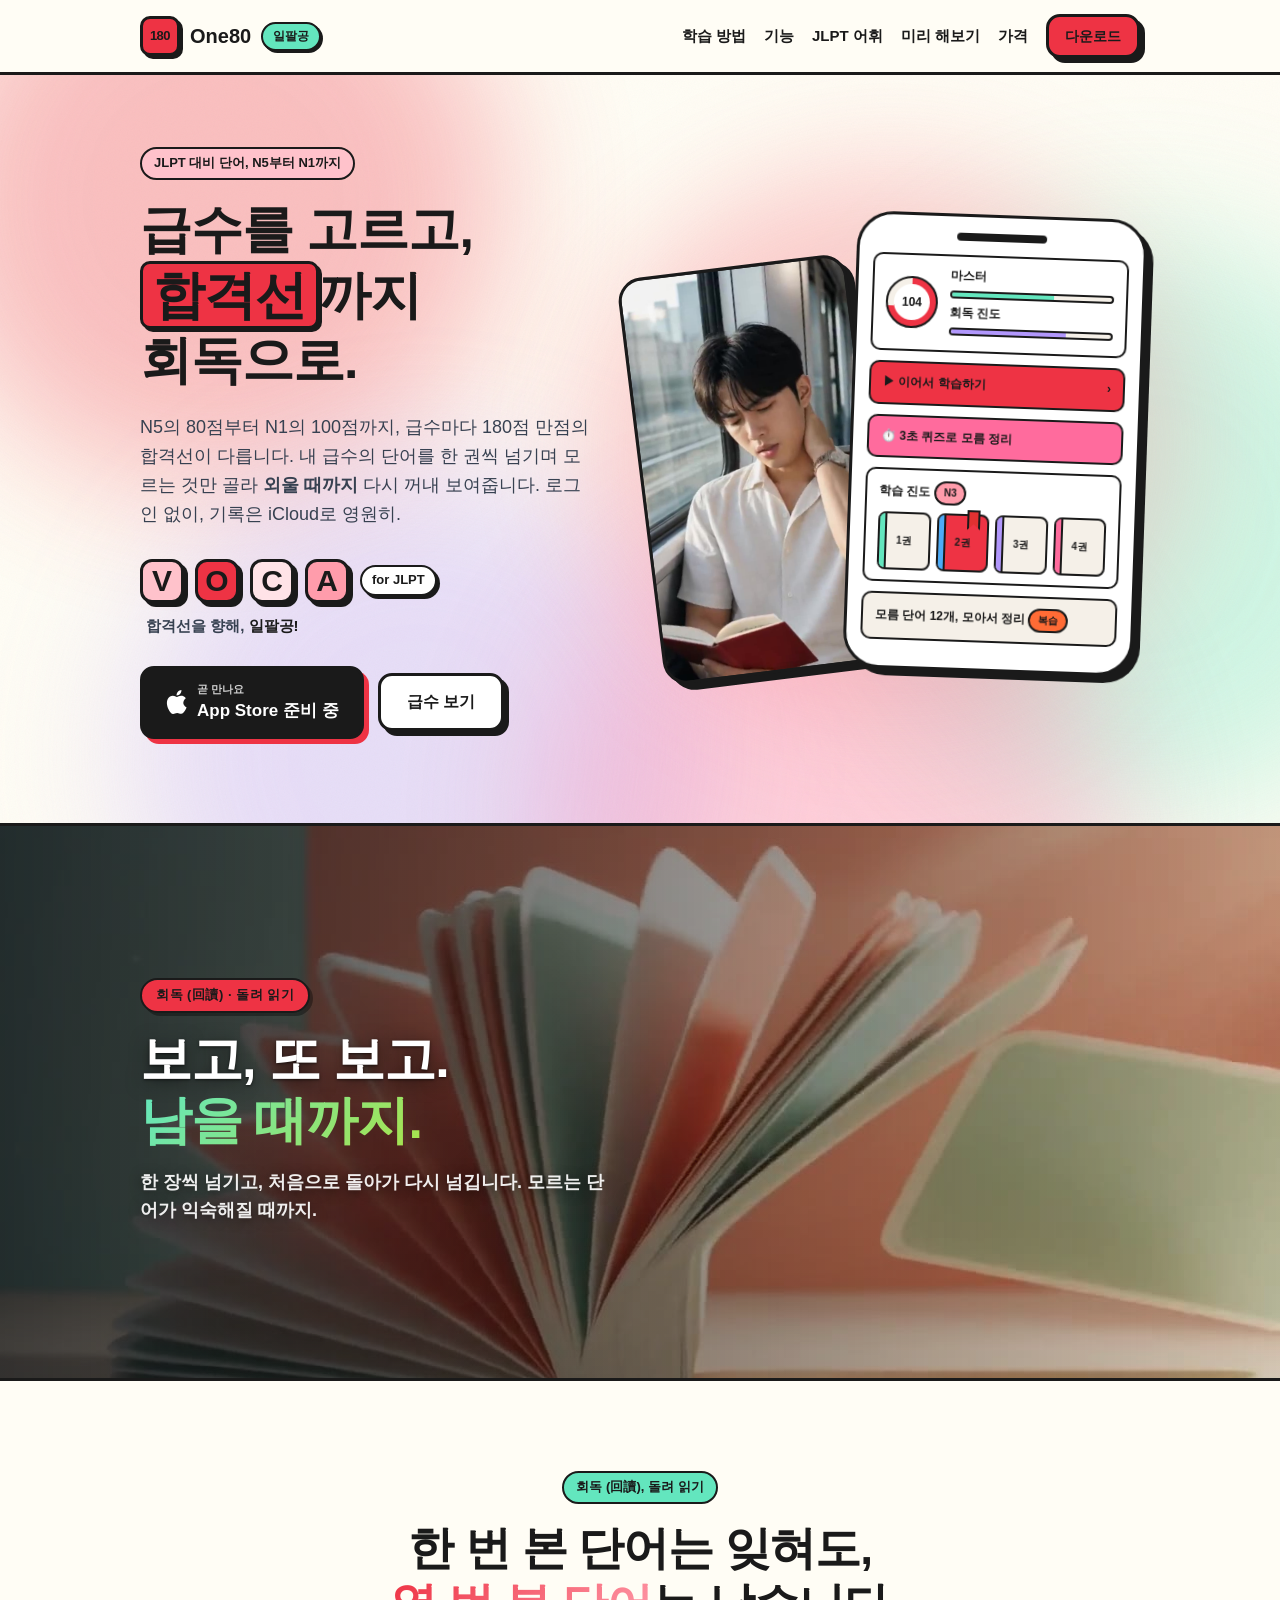
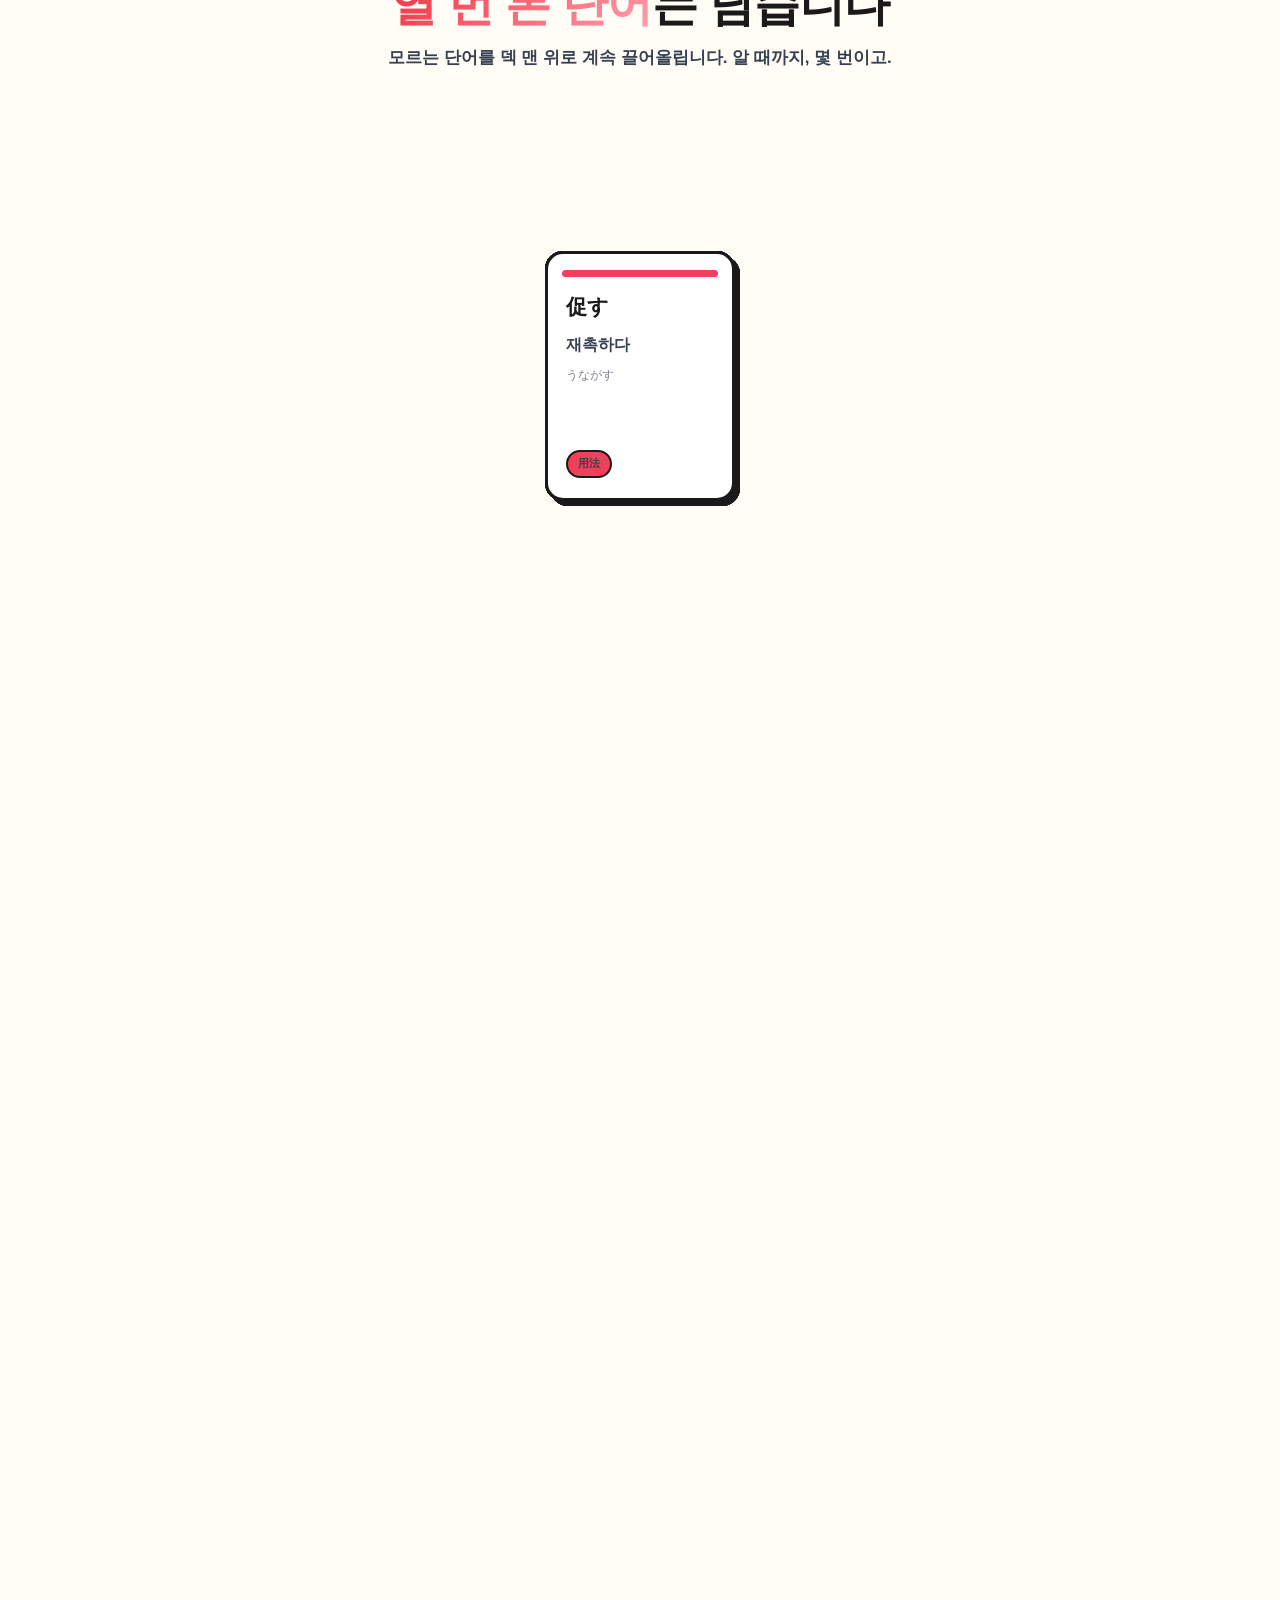
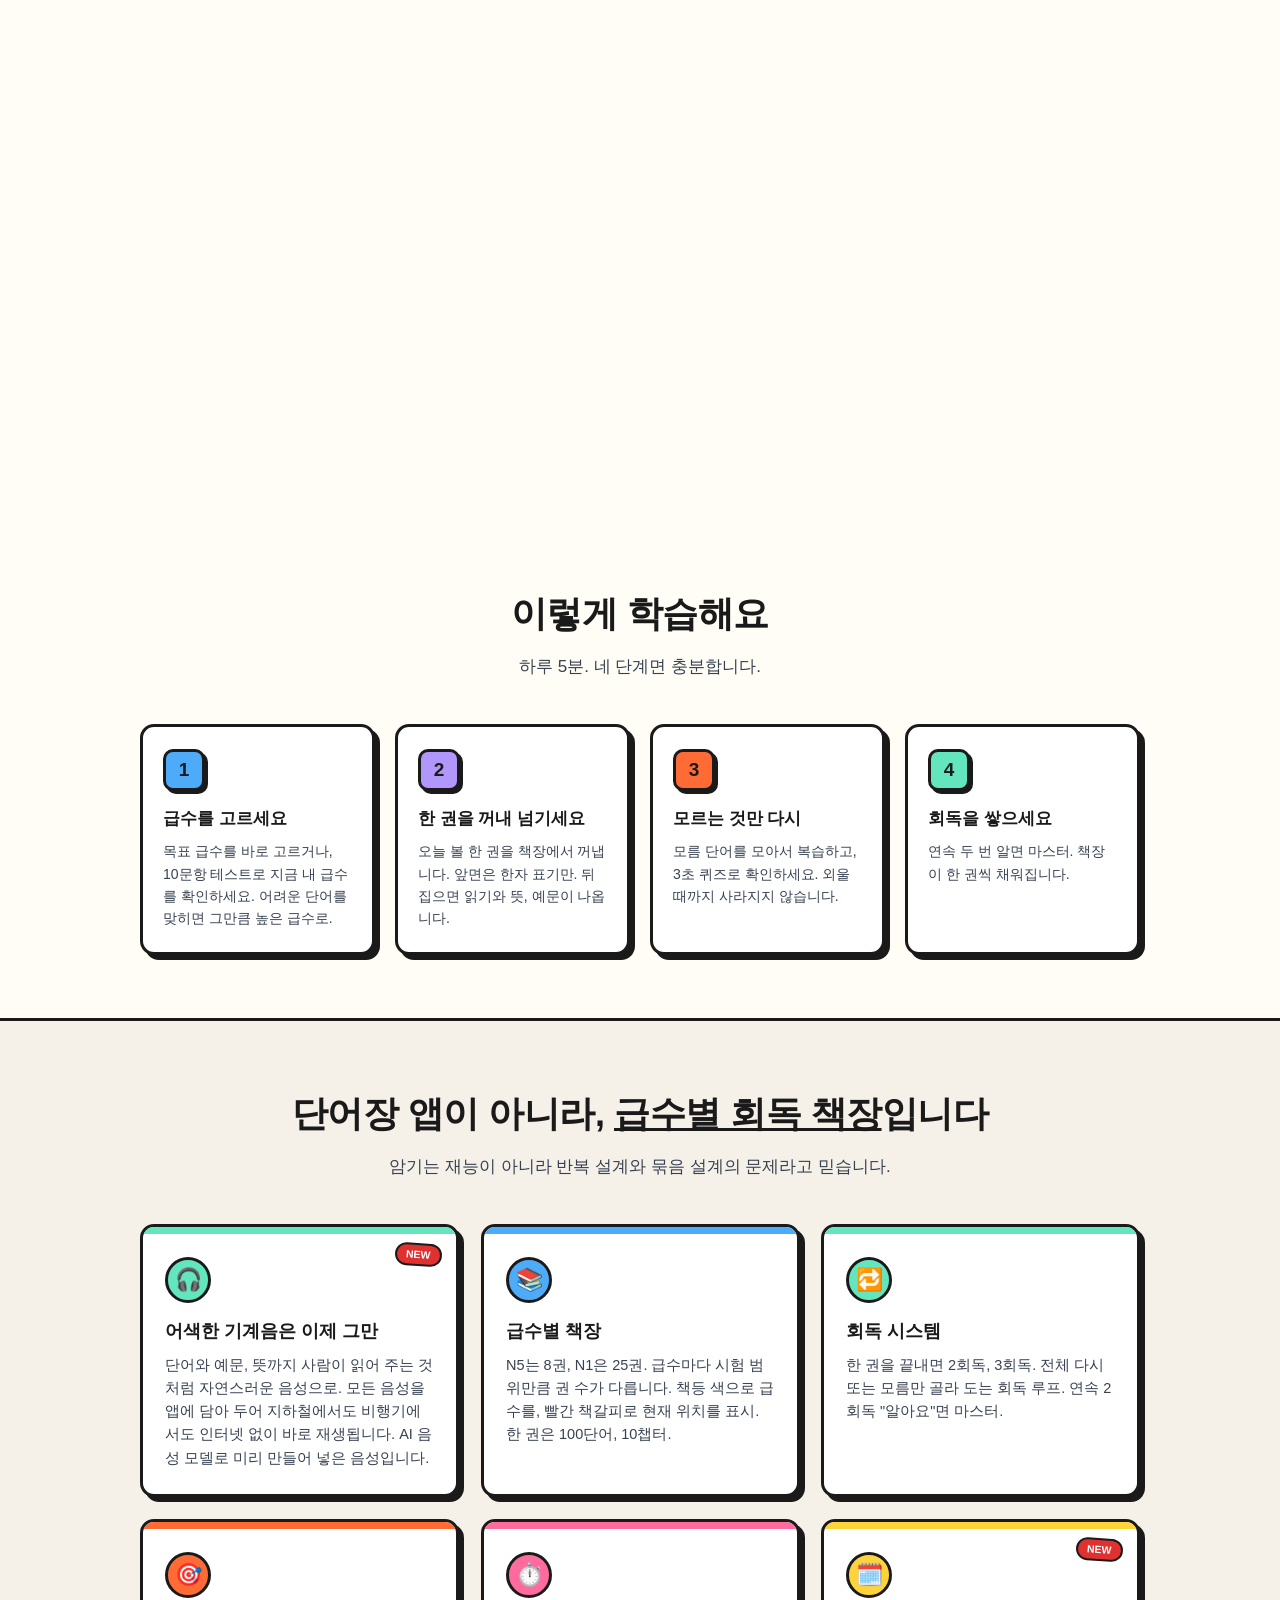
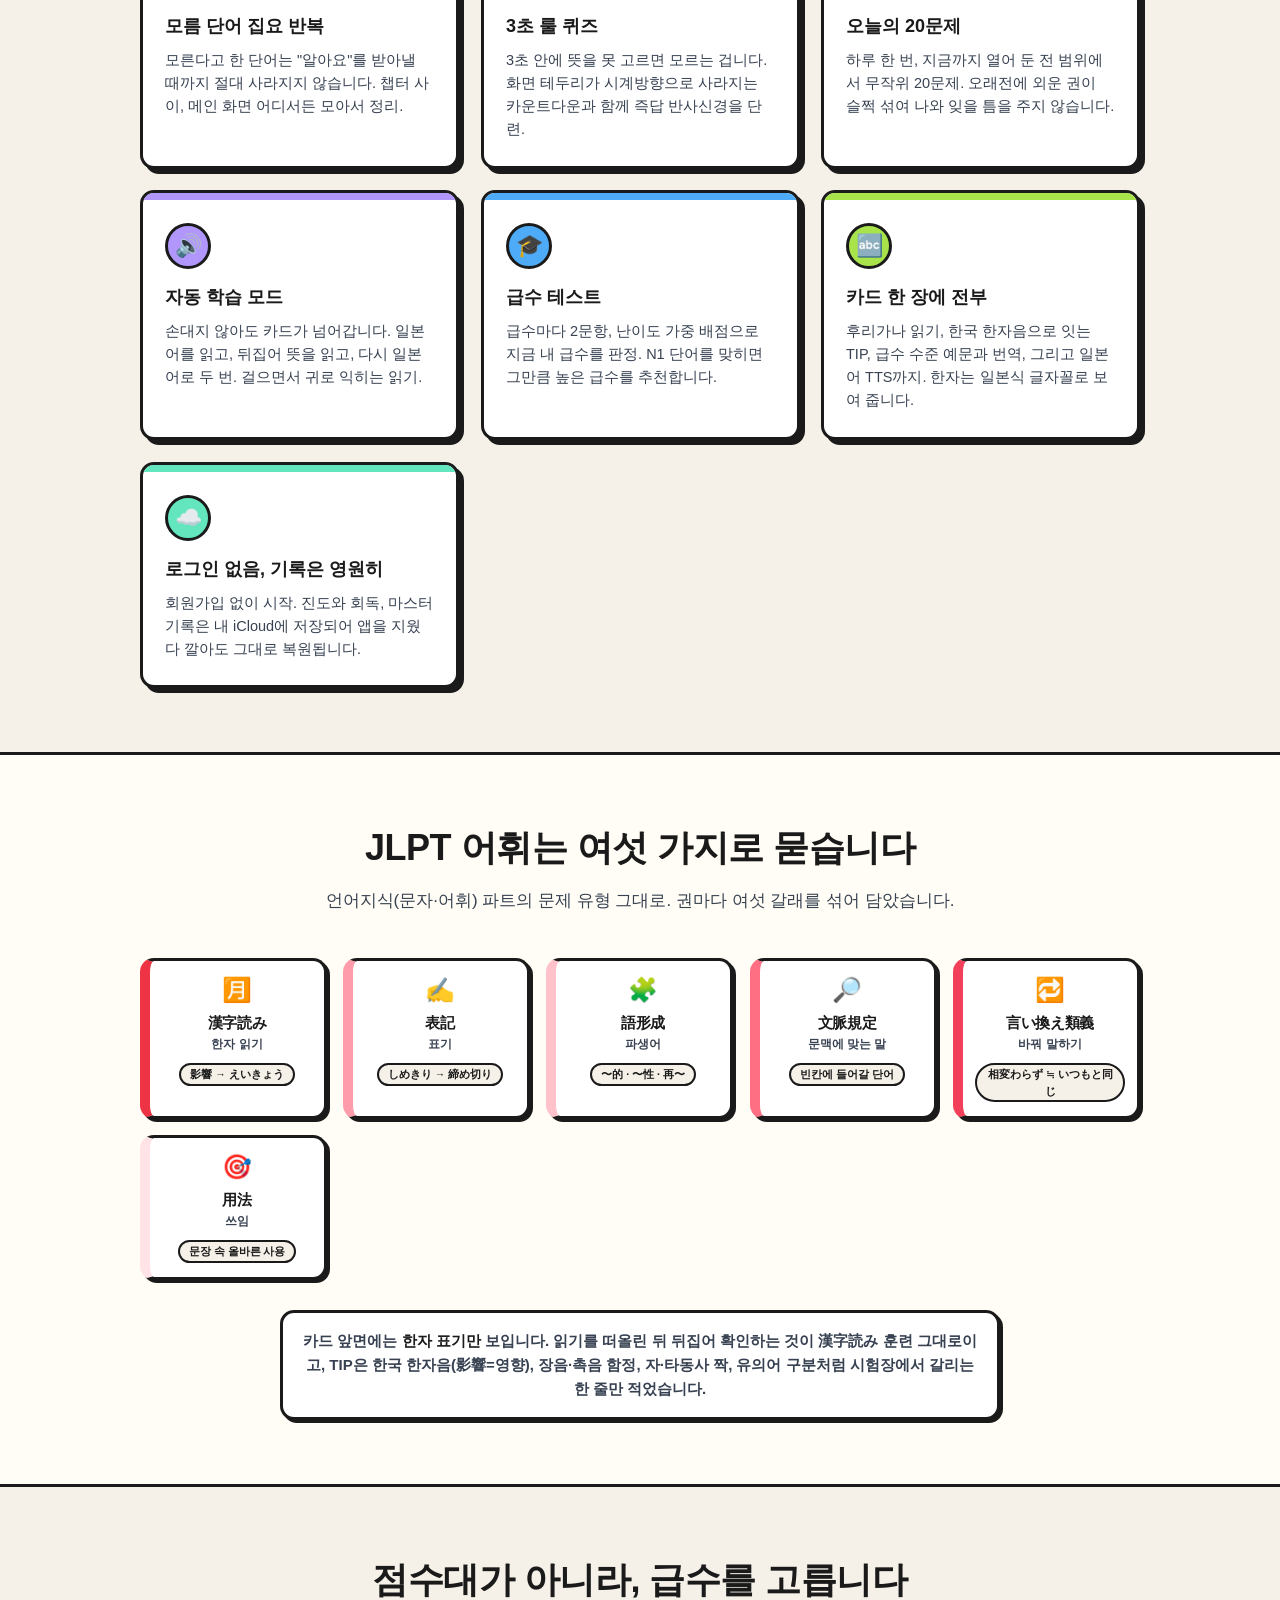
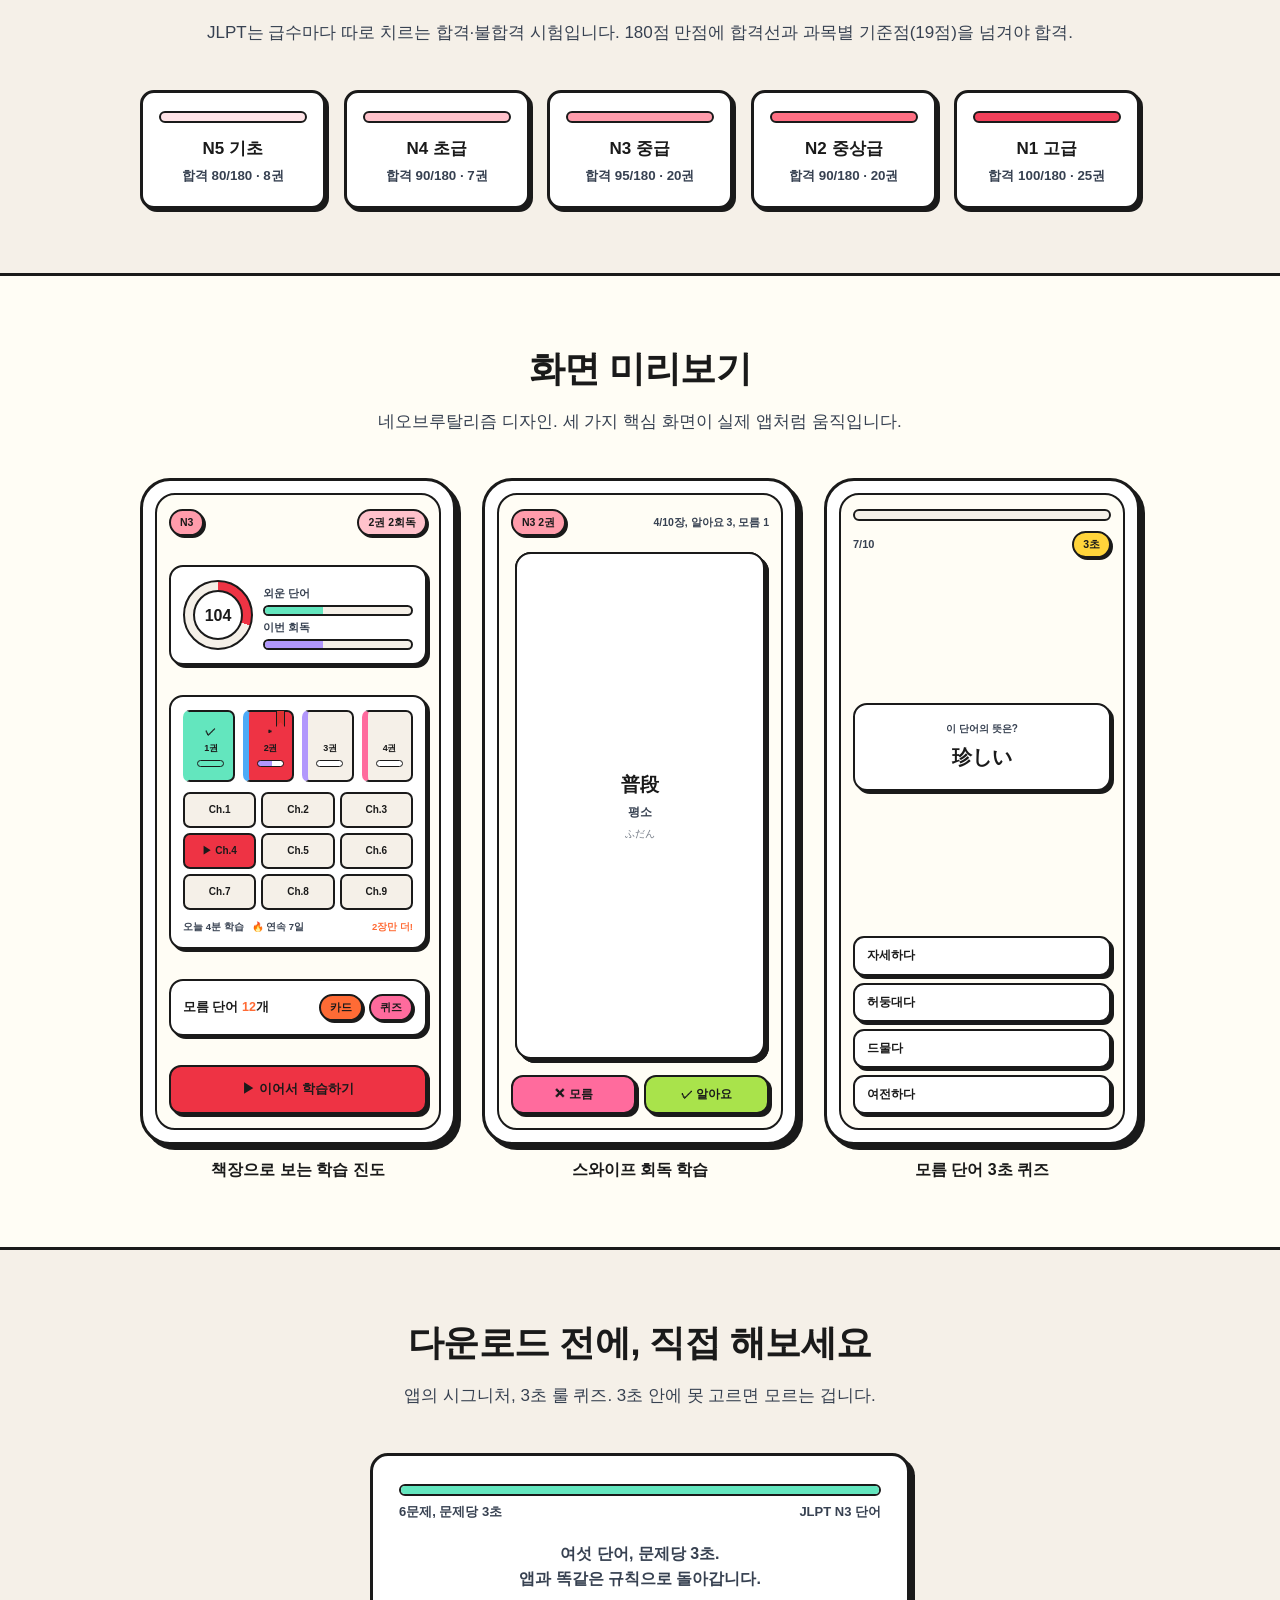
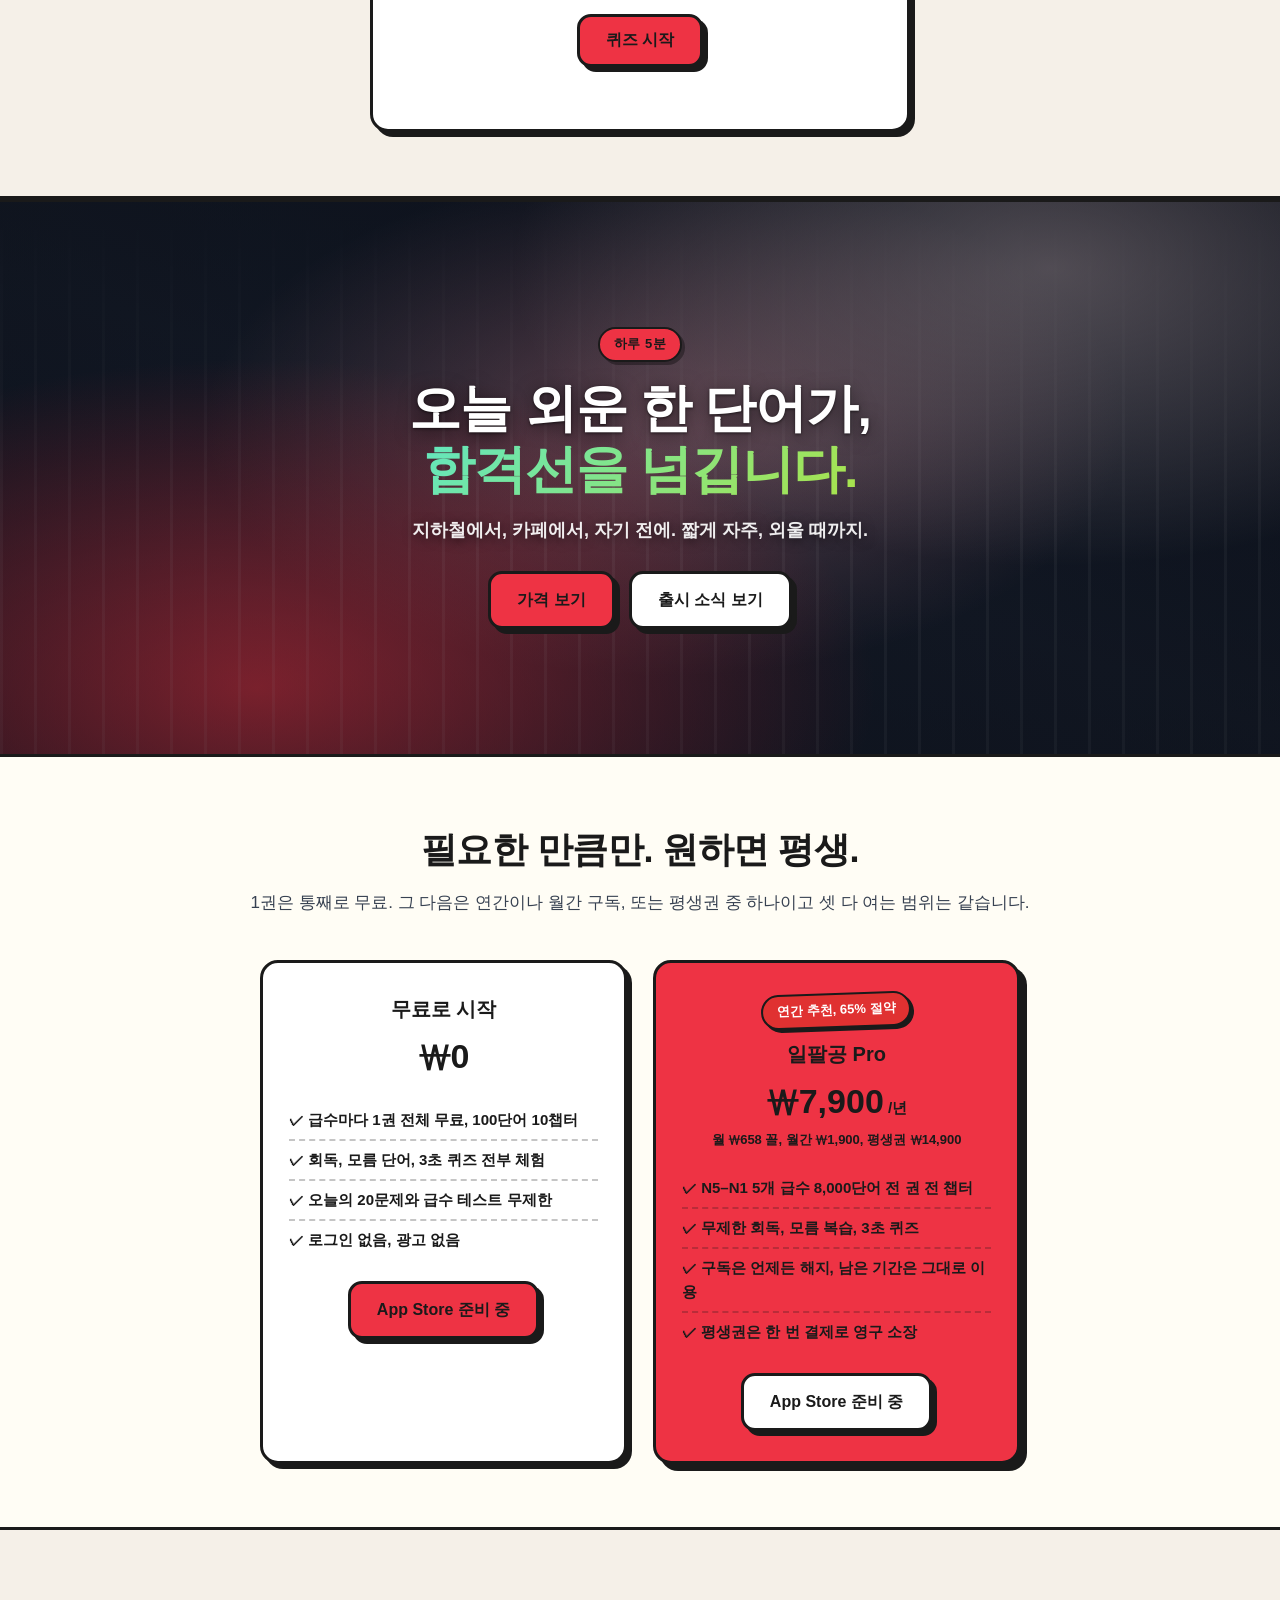
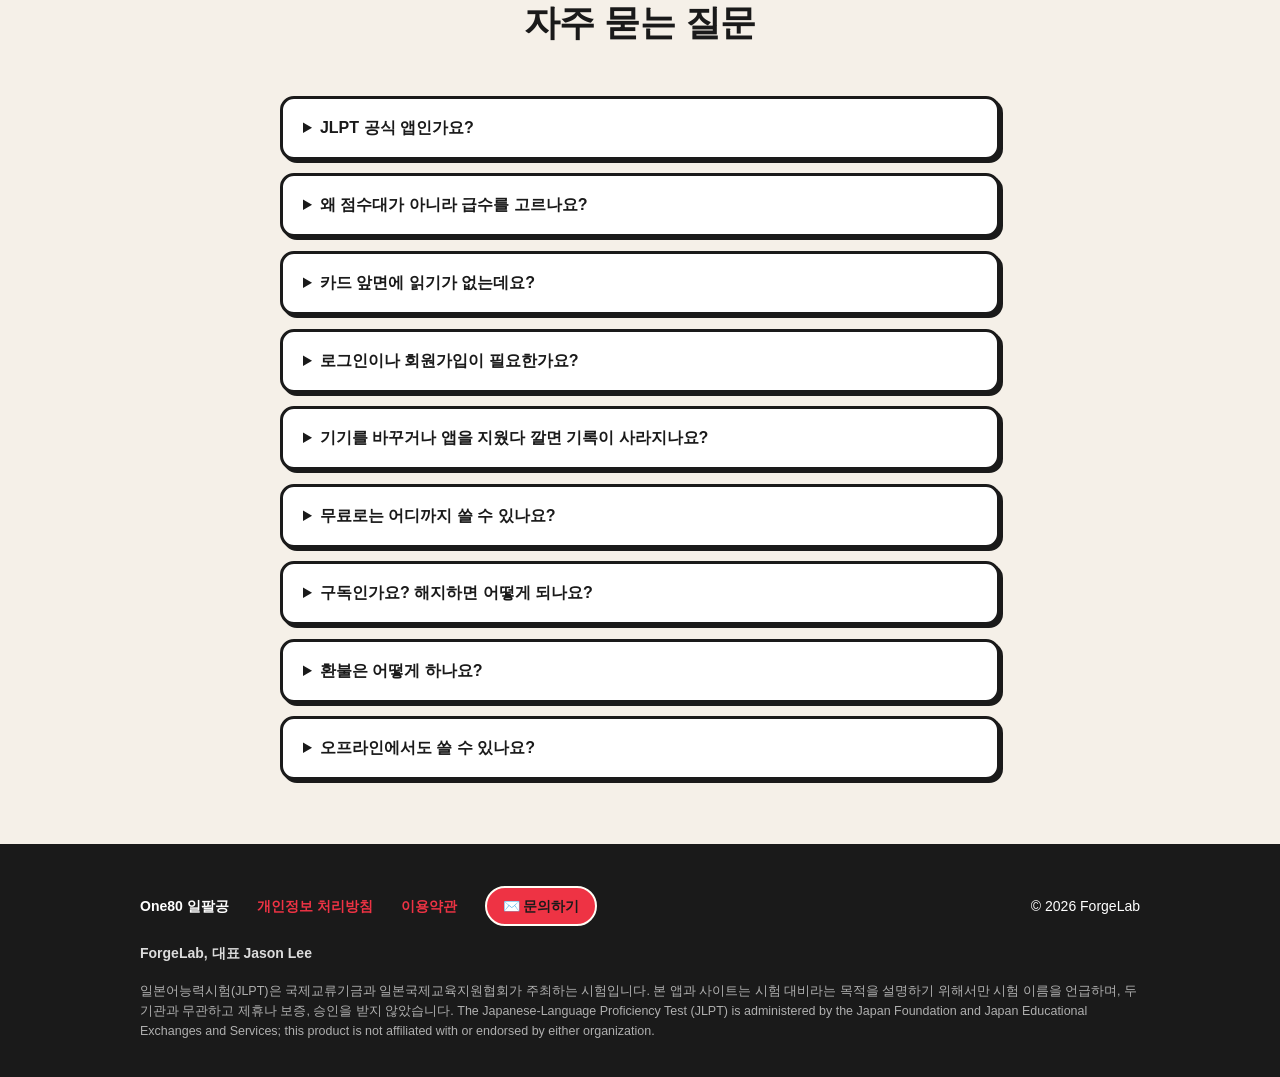
<file: docs/index.html>
<!DOCTYPE html>
<html lang="ko">
<head>
<meta charset="UTF-8" />
<meta name="viewport" content="width=device-width, initial-scale=1.0" />
<title>One80 일팔공, 회독으로 끝내는 JLPT 단어</title>
<meta name="description" content="One80(일팔공)은 JLPT(일본어능력시험) 대비 단어 앱입니다. N5부터 N1까지 급수를 고르고, 급수마다 180점 만점의 합격선을 향해 모르는 단어만 외울 때까지 회독. 로그인 없이, 기록은 iCloud로. 단어와 예문은 앱에 담긴 자연스러운 음성으로 인터넷 없이 들려줍니다." />
<meta property="og:title" content="One80 일팔공, 회독으로 끝내는 JLPT 단어" />
<meta property="og:description" content="JLPT N5–N1 급수별 단어 앱. 180점 만점, 합격선까지 모르는 단어만 외울 때까지 회독. 단어와 예문은 앱에 담긴 자연스러운 음성으로 인터넷 없이 들려줍니다." />
<meta property="og:type" content="website" />
<meta property="og:url" content="https://jsonpassion.github.io/J180/" />
<link rel="canonical" href="https://jsonpassion.github.io/J180/" />
<link rel="icon" href="data:image/svg+xml,%3Csvg xmlns='http://www.w3.org/2000/svg' viewBox='0 0 64 64'%3E%3Crect x='4' y='4' width='56' height='56' rx='12' fill='%23FFFFFF' stroke='%231A1A1A' stroke-width='5'/%3E%3Ccircle cx='32' cy='32' r='16' fill='%23EE3344'/%3E%3C/svg%3E" />
<link rel="stylesheet" href="styles.css" />
</head>
<body>
<script>document.documentElement.classList.add('js');</script>

<!-- Soft drifting aurora + grain (atmosphere behind everything) -->
<div class="aurora" aria-hidden="true">
  <span class="blob b-blue"></span>
  <span class="blob b-mint"></span>
  <span class="blob b-lav"></span>
  <span class="blob b-pink"></span>
</div>
<div class="grain" aria-hidden="true"></div>

<!-- ======================= NAV ======================= -->
<nav class="nav">
  <div class="nav-inner">
    <a class="logo" href="#">
      <span class="logo-block">180</span> One80 <span class="logo-kr">일팔공</span>
    </a>
    <div class="nav-links">
      <a href="#how">학습 방법</a>
      <a href="#features">기능</a>
      <a href="#topics">JLPT 어휘</a>
      <a href="#demo">미리 해보기</a>
      <a href="#pricing">가격</a>
      <a class="nb-btn nav-cta" href="#download">다운로드</a>
    </div>
  </div>
</nav>

<!-- ======================= HERO ======================= -->
<header class="hero wrap" id="download">
  <div data-reveal="up">
    <span class="nb-tag" style="background: #FFC2CB; margin-bottom: 18px;">JLPT 대비 단어, N5부터 N1까지</span>
    <h1>급수를 고르고,<br /><span class="hl">합격선</span>까지<br />회독으로.</h1>
    <p class="sub">
      N5의 80점부터 N1의 100점까지, 급수마다 180점 만점의 합격선이 다릅니다.
      내 급수의 단어를 한 권씩 넘기며 모르는 것만 골라 <strong>외울 때까지</strong> 다시 꺼내 보여줍니다.
      로그인 없이, 기록은 iCloud로 영원히.
    </p>
    <div class="kr-brand" aria-label="VOCA for JLPT, 합격선을 향해 일팔공">
      <span class="kk" style="background: #FFC2CB;">V</span>
      <span class="kk" style="background: #EE3344;">O</span>
      <span class="kk" style="background: #FFE3E7;">C</span>
      <span class="kk" style="background: #FF9CAB;">A</span>
      <span class="kk-for">for JLPT</span>
      <span class="kr-brand-label">합격선을 향해, <strong>일팔공!</strong></span>
    </div>
    <div class="hero-ctas">
      <span class="store-badge soon" aria-label="App Store 출시 준비 중">
        <svg width="22" height="26" viewBox="0 0 22 26" fill="currentColor" aria-hidden="true"><path d="M18.3 13.8c0-3 2.5-4.5 2.6-4.6-1.4-2.1-3.6-2.4-4.4-2.4-1.9-.2-3.7 1.1-4.6 1.1-1 0-2.4-1.1-4-1.1-2 0-3.9 1.2-5 3-2.1 3.7-.5 9.1 1.5 12.1 1 1.5 2.2 3.1 3.8 3 1.5-.1 2.1-1 4-1s2.4 1 4 .9c1.7 0 2.7-1.5 3.7-3 1.2-1.7 1.6-3.4 1.7-3.5-.1 0-3.2-1.2-3.3-4.5zM15.2 4.8c.8-1 1.4-2.4 1.2-3.8-1.2.1-2.7.8-3.5 1.8-.8.9-1.5 2.3-1.3 3.7 1.4.1 2.8-.7 3.6-1.7z"/></svg>
        <span><small>곧 만나요</small><span class="big">App Store 준비 중</span></span>
      </span>
      <a class="nb-btn secondary" href="#levels">급수 보기</a>
    </div>
  </div>

  <!-- CSS-drawn app preview (출시 스크린샷 교체 전 임시 목업) -->
  <div class="hero-visual" data-reveal="zoom">
  <div class="glow" aria-hidden="true"></div>
  <div class="reel" aria-hidden="false">
    <video autoplay muted loop playsinline preload="metadata" poster="assets/video/onboarding-loop.jpg"
           aria-label="어제 외운 단어가 떠오르지 않아 막막한 출근길, 카드로 회독하는 모습, 다시 기억해 내고 미소 짓는 순간을 이어 붙인 영상">
      <source src="assets/video/onboarding-loop.mp4" type="video/mp4" />
    </video>
  </div>
  <div class="phone" aria-hidden="true">
    <div class="notch"></div>
    <div class="mock-row score">
      <div class="mock-ring"><span>104</span></div>
      <div class="mock-bars">
        마스터 <div class="mock-bar"><i style="width:64%; background: var(--mint);"></i></div>
        회독 진도 <div class="mock-bar"><i style="width:72%; background: var(--lavender);"></i></div>
      </div>
    </div>
    <div class="mock-row mock-cta">▶ 이어서 학습하기 <span>›</span></div>
    <div class="mock-row" style="background: var(--pink);">⏱️ 3초 퀴즈로 모름 정리</div>
    <div class="mock-row">
      학습 진도 <span class="mock-chip" style="background: #FF9CAB;">N3</span>
      <div class="mock-books" style="margin-top:8px;">
        <div class="mock-book">1권</div>
        <div class="mock-book reading b2">2권</div>
        <div class="mock-book b3">3권</div>
        <div class="mock-book b4">4권</div>
      </div>
    </div>
    <div class="mock-row" style="background: var(--surface);">모름 단어 12개, 모아서 정리 <span class="mock-chip" style="background: var(--coral);">복습</span></div>
  </div>
  </div>
</header>

<!-- ======================= STATEMENT BAND 1 ======================= -->
<section class="cinema" id="film" aria-label="회독 브랜드 필름">
  <video autoplay muted loop playsinline preload="metadata" poster="assets/video/hero-fan.jpg">
    <source src="assets/video/hero-fan.mp4" type="video/mp4" />
  </video>
  <div class="scrim"></div>
  <div class="cinema-inner">
    <div class="cinema-copy">
      <span class="kicker">회독 (回讀) · 돌려 읽기</span>
      <h2>보고, 또 보고.<br /><span class="film-hl">남을 때까지.</span></h2>
      <p>한 장씩 넘기고, 처음으로 돌아가 다시 넘깁니다. 모르는 단어가 익숙해질 때까지.</p>
    </div>
  </div>
</section>

<!-- ======================= STORY: scroll-linked card fan ======================= -->
<section class="fan" id="story">
  <div class="fan-inner">
    <div class="fan-copy">
      <span class="nb-tag" style="background: var(--mint);">회독 (回讀), 돌려 읽기</span>
      <h2>한 번 본 단어는 잊혀도,<br /><em>열 번 본 단어</em>는 남습니다</h2>
      <p>모르는 단어를 덱 맨 위로 계속 끌어올립니다. 알 때까지, 몇 번이고.</p>
    </div>
    <div class="fan-stage">
      <div class="fan-deck" id="fanDeck">
        <article class="fan-card" style="--a:-26deg; --x:-340px; --y:34px;">
          <div class="fc-strip" style="background: #FFE3E7;"></div>
          <b lang="ja">影響</b><span>영향</span><i lang="ja">えいきょう</i>
          <span class="fc-badge" style="background: #FFE3E7;">漢字読み</span>
        </article>
        <article class="fan-card" style="--a:-15deg; --x:-196px; --y:8px;">
          <div class="fc-strip" style="background: #FFC2CB;"></div>
          <b lang="ja">締め切り</b><span>마감</span><i lang="ja">しめきり</i>
          <span class="fc-badge" style="background: #FFC2CB;">表記</span>
        </article>
        <article class="fan-card" style="--a:-5deg; --x:-66px; --y:-6px;">
          <div class="fc-strip" style="background: #FF9CAB;"></div>
          <b lang="ja">相変わらず</b><span>여전히</span><i lang="ja">あいかわらず</i>
          <span class="fc-badge" style="background: #FF9CAB;">言い換え</span>
        </article>
        <article class="fan-card" style="--a:5deg; --x:66px; --y:-6px;">
          <div class="fc-strip" style="background: #FF6F83;"></div>
          <b lang="ja">壊れる</b><span>고장 나다</span><i lang="ja">こわれる</i>
          <span class="fc-badge" style="background: #FF6F83;">자·타동사</span>
        </article>
        <article class="fan-card" style="--a:15deg; --x:196px; --y:8px;">
          <div class="fc-strip" style="background: #FFC2CB;"></div>
          <b lang="ja">慌てる</b><span>허둥대다</span><i lang="ja">あわてる</i>
          <span class="fc-badge" style="background: #FFC2CB;">文脈規定</span>
        </article>
        <article class="fan-card" style="--a:26deg; --x:340px; --y:34px;">
          <div class="fc-strip" style="background: #F2405A;"></div>
          <b lang="ja">促す</b><span>재촉하다</span><i lang="ja">うながす</i>
          <span class="fc-badge" style="background: #F2405A;">用法</span>
        </article>
      </div>
    </div>
  </div>
</section>

<!-- ======================= HOW IT WORKS ======================= -->
<section id="how">
  <div class="wrap">
    <div class="sec-head">
      <h2>이렇게 학습해요</h2>
      <p>하루 5분. 네 단계면 충분합니다.</p>
    </div>
    <div class="steps">
      <div class="step">
        <div class="step-num" style="background: var(--blue);">1</div>
        <h3>급수를 고르세요</h3>
        <p>목표 급수를 바로 고르거나, 10문항 테스트로 지금 내 급수를 확인하세요. 어려운 단어를 맞히면 그만큼 높은 급수로.</p>
      </div>
      <div class="step">
        <div class="step-num" style="background: var(--lavender);">2</div>
        <h3>한 권을 꺼내 넘기세요</h3>
        <p>오늘 볼 한 권을 책장에서 꺼냅니다. 앞면은 한자 표기만. 뒤집으면 읽기와 뜻, 예문이 나옵니다.</p>
      </div>
      <div class="step">
        <div class="step-num" style="background: var(--coral);">3</div>
        <h3>모르는 것만 다시</h3>
        <p>모름 단어를 모아서 복습하고, 3초 퀴즈로 확인하세요. 외울 때까지 사라지지 않습니다.</p>
      </div>
      <div class="step">
        <div class="step-num" style="background: var(--mint);">4</div>
        <h3>회독을 쌓으세요</h3>
        <p>연속 두 번 알면 마스터. 책장이 한 권씩 채워집니다.</p>
      </div>
    </div>
  </div>
</section>

<!-- ======================= FEATURES ======================= -->
<section id="features" class="alt">
  <div class="wrap">
    <div class="sec-head">
      <h2>단어장 앱이 아니라, <u>급수별 회독 책장</u>입니다</h2>
      <p>암기는 재능이 아니라 반복 설계와 묶음 설계의 문제라고 믿습니다.</p>
    </div>
    <div class="grid">
      <div class="feature"><span class="new-flag">NEW</span>
        <div class="strip" style="background: var(--mint);"></div>
        <div class="icon" style="background: var(--mint);">🎧</div>
        <h3>어색한 기계음은 이제 그만</h3>
        <p>단어와 예문, 뜻까지 사람이 읽어 주는 것처럼 자연스러운 음성으로. 모든 음성을 앱에 담아 두어 지하철에서도 비행기에서도 인터넷 없이 바로 재생됩니다. AI 음성 모델로 미리 만들어 넣은 음성입니다.</p>
      </div>
      <div class="feature">
        <div class="strip" style="background: var(--blue);"></div>
        <div class="icon" style="background: var(--blue);">📚</div>
        <h3>급수별 책장</h3>
        <p>N5는 8권, N1은 25권. 급수마다 시험 범위만큼 권 수가 다릅니다. 책등 색으로 급수를, 빨간 책갈피로 현재 위치를 표시. 한 권은 100단어, 10챕터.</p>
      </div>
      <div class="feature">
        <div class="strip" style="background: var(--mint);"></div>
        <div class="icon" style="background: var(--mint);">🔁</div>
        <h3>회독 시스템</h3>
        <p>한 권을 끝내면 2회독, 3회독. 전체 다시 또는 모름만 골라 도는 회독 루프. 연속 2회독 "알아요"면 마스터.</p>
      </div>
      <div class="feature">
        <div class="strip" style="background: var(--coral);"></div>
        <div class="icon" style="background: var(--coral);">🎯</div>
        <h3>모름 단어 집요 반복</h3>
        <p>모른다고 한 단어는 "알아요"를 받아낼 때까지 절대 사라지지 않습니다. 챕터 사이, 메인 화면 어디서든 모아서 정리.</p>
      </div>
      <div class="feature">
        <div class="strip" style="background: var(--pink);"></div>
        <div class="icon" style="background: var(--pink);">⏱️</div>
        <h3>3초 룰 퀴즈</h3>
        <p>3초 안에 뜻을 못 고르면 모르는 겁니다. 화면 테두리가 시계방향으로 사라지는 카운트다운과 함께 즉답 반사신경을 단련.</p>
      </div>
      <div class="feature">
        <span class="new-flag">NEW</span>
        <div class="strip" style="background: var(--yellow);"></div>
        <div class="icon" style="background: var(--yellow);">🗓️</div>
        <h3>오늘의 20문제</h3>
        <p>하루 한 번, 지금까지 열어 둔 전 범위에서 무작위 20문제. 오래전에 외운 권이 슬쩍 섞여 나와 잊을 틈을 주지 않습니다.</p>
      </div>
      <div class="feature">
        <div class="strip" style="background: var(--lavender);"></div>
        <div class="icon" style="background: var(--lavender);">🔊</div>
        <h3>자동 학습 모드</h3>
        <p>손대지 않아도 카드가 넘어갑니다. 일본어를 읽고, 뒤집어 뜻을 읽고, 다시 일본어로 두 번. 걸으면서 귀로 익히는 읽기.</p>
      </div>
      <div class="feature">
        <div class="strip" style="background: var(--blue);"></div>
        <div class="icon" style="background: var(--blue);">🎓</div>
        <h3>급수 테스트</h3>
        <p>급수마다 2문항, 난이도 가중 배점으로 지금 내 급수를 판정. N1 단어를 맞히면 그만큼 높은 급수를 추천합니다.</p>
      </div>
      <div class="feature">
        <div class="strip" style="background: var(--lime);"></div>
        <div class="icon" style="background: var(--lime);">🔤</div>
        <h3>카드 한 장에 전부</h3>
        <p>후리가나 읽기, 한국 한자음으로 잇는 TIP, 급수 수준 예문과 번역, 그리고 일본어 TTS까지. 한자는 일본식 글자꼴로 보여 줍니다.</p>
      </div>
      <div class="feature">
        <div class="strip" style="background: var(--mint);"></div>
        <div class="icon" style="background: var(--mint);">☁️</div>
        <h3>로그인 없음, 기록은 영원히</h3>
        <p>회원가입 없이 시작. 진도와 회독, 마스터 기록은 내 iCloud에 저장되어 앱을 지웠다 깔아도 그대로 복원됩니다.</p>
      </div>
    </div>
  </div>
</section>

<!-- ======================= TOPIC SHELF ======================= -->
<section id="topics">
  <div class="wrap">
    <div class="sec-head">
      <h2>JLPT 어휘는 여섯 가지로 묻습니다</h2>
      <p>언어지식(문자·어휘) 파트의 문제 유형 그대로. 권마다 여섯 갈래를 섞어 담았습니다.</p>
    </div>
    <div class="topics">
      <div class="topic" style="border-left-color: #EE3344;"><div class="t-icon" aria-hidden="true">🈷️</div><h4>漢字読み</h4><small>한자 읽기</small><span class="t-count">影響 → えいきょう</span></div>
      <div class="topic" style="border-left-color: #FF9CAB;"><div class="t-icon" aria-hidden="true">✍️</div><h4>表記</h4><small>표기</small><span class="t-count">しめきり → 締め切り</span></div>
      <div class="topic" style="border-left-color: #FFC2CB;"><div class="t-icon" aria-hidden="true">🧩</div><h4>語形成</h4><small>파생어</small><span class="t-count">〜的 · 〜性 · 再〜</span></div>
      <div class="topic" style="border-left-color: #FF6F83;"><div class="t-icon" aria-hidden="true">🔎</div><h4>文脈規定</h4><small>문맥에 맞는 말</small><span class="t-count">빈칸에 들어갈 단어</span></div>
      <div class="topic" style="border-left-color: #F2405A;"><div class="t-icon" aria-hidden="true">🔁</div><h4>言い換え類義</h4><small>바꿔 말하기</small><span class="t-count">相変わらず ≒ いつもと同じ</span></div>
      <div class="topic" style="border-left-color: #FFE3E7;"><div class="t-icon" aria-hidden="true">🎯</div><h4>用法</h4><small>쓰임</small><span class="t-count">문장 속 올바른 사용</span></div>
    </div>
    <p class="topics-note">
      카드 앞면에는 <strong>한자 표기만</strong> 보입니다. 읽기를 떠올린 뒤 뒤집어 확인하는 것이 漢字読み 훈련 그대로이고,
      TIP은 한국 한자음(影響=영향), 장음·촉음 함정, 자·타동사 짝, 유의어 구분처럼 시험장에서 갈리는 한 줄만 적었습니다.
    </p>
  </div>
</section>

<!-- ======================= LEVELS ======================= -->
<section id="levels" class="alt">
  <div class="wrap">
    <div class="sec-head">
      <h2>점수대가 아니라, 급수를 고릅니다</h2>
      <p>JLPT는 급수마다 따로 치르는 합격·불합격 시험입니다. 180점 만점에 합격선과 과목별 기준점(19점)을 넘겨야 합격.</p>
    </div>
    <div class="levels levels-5">
      <div class="level"><div class="chip" style="background: #FFE3E7;"></div><h4>N5 기초</h4><small>합격 80/180 · 8권</small></div>
      <div class="level"><div class="chip" style="background: #FFC2CB;"></div><h4>N4 초급</h4><small>합격 90/180 · 7권</small></div>
      <div class="level"><div class="chip" style="background: #FF9CAB;"></div><h4>N3 중급</h4><small>합격 95/180 · 20권</small></div>
      <div class="level"><div class="chip" style="background: #FF6F83;"></div><h4>N2 중상급</h4><small>합격 90/180 · 20권</small></div>
      <div class="level"><div class="chip" style="background: #F2405A;"></div><h4>N1 고급</h4><small>합격 100/180 · 25권</small></div>
    </div>
  </div>
</section>

<!-- ======================= SCREENSHOTS ======================= -->
<section id="screens">
  <div class="wrap">
    <div class="sec-head">
      <h2>화면 미리보기</h2>
      <p>네오브루탈리즘 디자인. 세 가지 핵심 화면이 실제 앱처럼 움직입니다.</p>
    </div>
    <div class="shots">
      <div>
        <div class="shot-frame">
          <div class="shot-anim sa-dash" aria-label="대시보드 애니메이션 미리보기">
            <div class="sa-top">
              <span class="sa-pill" style="background: #FF9CAB;">N3</span>
              <span class="sa-pill" style="background: #FFC2CB;">2권 2회독</span>
            </div>
            <div class="sa-card">
              <div class="sa-ring"><i></i><span>104</span></div>
              <div class="sa-bars">
                <small>외운 단어</small>
                <div class="sa-bar"><i class="sa-fill-mint"></i></div>
                <small>이번 회독</small>
                <div class="sa-bar"><i class="sa-fill-blue"></i></div>
              </div>
            </div>
            <div class="sa-card">
              <div class="sa-shelf">
                <div class="sa-book sa-done" style="border-left-color: var(--mint);"><i>✓</i><span>1권</span></div>
                <div class="sa-book sa-reading" style="border-left-color: var(--blue);"><b></b><i>▸</i><span>2권</span></div>
                <div class="sa-book" style="border-left-color: var(--lavender);"><i></i><span>3권</span></div>
                <div class="sa-book" style="border-left-color: var(--pink);"><i></i><span>4권</span></div>
              </div>
              <div class="sa-grid">
                <span class="sa-cell sa-c1">Ch.1</span>
                <span class="sa-cell sa-c2">Ch.2</span>
                <span class="sa-cell sa-c3">Ch.3</span>
                <span class="sa-cell sa-cur">▶ Ch.4</span>
                <span class="sa-cell">Ch.5</span>
                <span class="sa-cell">Ch.6</span>
                <span class="sa-cell">Ch.7</span>
                <span class="sa-cell">Ch.8</span>
                <span class="sa-cell">Ch.9</span>
              </div>
              <div class="sa-stats">오늘 4분 학습<b>🔥 연속 7일</b><em>2장만 더!</em></div>
            </div>
            <div class="sa-card sa-weak">
              <span>모름 단어 <b>12</b>개</span>
              <span class="sa-pill" style="background: var(--coral);">카드</span>
              <span class="sa-pill" style="background: var(--pink);">퀴즈</span>
            </div>
            <div class="sa-cta">▶ 이어서 학습하기</div>
          </div>
        </div>
        <p class="shot-cap">책장으로 보는 학습 진도</p>
      </div>
      <div>
        <div class="shot-frame">
          <div class="shot-anim" aria-label="단어 카드 스와이프 애니메이션 미리보기">
            <div class="sa-top">
              <span class="sa-pill" style="background: #FF9CAB;">N3 2권</span>
              <span class="sa-count">4/10장, 알아요 3, 모름 1</span>
            </div>
            <div class="sa-stage">
              <div class="sa-word sa-back"></div>
              <div class="sa-word sa-cardB"><h4 lang="ja">解決</h4><p>해결</p><em lang="ja">かいけつ</em><div class="sa-tint sa-tint-coral">✕ 모름</div></div>
              <div class="sa-word sa-cardA"><h4 lang="ja">普段</h4><p>평소</p><em lang="ja">ふだん</em><div class="sa-tint sa-tint-mint">✓ 알아요</div></div>
            </div>
            <div class="sa-btns">
              <span class="sa-btn sa-no">✕ 모름</span>
              <span class="sa-btn sa-ok">✓ 알아요</span>
            </div>
          </div>
        </div>
        <p class="shot-cap">스와이프 회독 학습</p>
      </div>
      <div>
        <div class="shot-frame">
          <div class="shot-anim" aria-label="3초 퀴즈 애니메이션 미리보기">
            <div class="sa-qbar"><i></i></div>
            <div class="sa-qmeta"><span>7/10</span><span class="sa-pill" style="background: var(--yellow);">3초</span></div>
            <div class="sa-qword"><small>이 단어의 뜻은?</small><h4 lang="ja">珍しい</h4></div>
            <div class="sa-opts">
              <span class="sa-opt">자세하다</span>
              <span class="sa-opt">허둥대다</span>
              <span class="sa-opt sa-correct">드물다<b>✓</b></span>
              <span class="sa-opt">여전하다</span>
            </div>
          </div>
        </div>
        <p class="shot-cap">모름 단어 3초 퀴즈</p>
      </div>
    </div>
  </div>
</section>

<!-- ======================= LIVE DEMO (3초 퀴즈 맛보기) ======================= -->
<section id="demo" class="alt">
  <div class="wrap">
    <div class="sec-head">
      <h2>다운로드 전에, 직접 해보세요</h2>
      <p>앱의 시그니처, 3초 룰 퀴즈. 3초 안에 못 고르면 모르는 겁니다.</p>
    </div>
    <div class="demo-card">
      <div class="demo-timer" id="demoTimer"><i id="demoTimerFill"></i></div>
      <div class="demo-meta"><span id="demoCount">6문제, 문제당 3초</span><span id="demoTag">JLPT N3 단어</span></div>
      <div id="demoStage" class="demo-center">
        <p style="color: var(--body); font-weight: 700; margin: 18px 0 22px;">여섯 단어, 문제당 3초.<br />앱과 똑같은 규칙으로 돌아갑니다.</p>
        <button class="nb-btn" id="demoStart">퀴즈 시작</button>
      </div>
      <p class="demo-note" id="demoNote"></p>
    </div>
  </div>
</section>

<!-- ======================= STATEMENT BAND 2 ======================= -->
<section class="cinema center" id="closing" aria-label="지금 시작">
  <div class="cinema-art art-b" aria-hidden="true"></div>
  <div class="scrim"></div>
  <div class="cinema-inner">
    <div class="cinema-copy">
      <span class="kicker">하루 5분</span>
      <h2>오늘 외운 한 단어가,<br /><span class="film-hl">합격선을 넘깁니다.</span></h2>
      <p>지하철에서, 카페에서, 자기 전에. 짧게 자주, 외울 때까지.</p>
      <div class="cinema-ctas">
        <a class="nb-btn" href="#pricing">가격 보기</a>
        <a class="nb-btn secondary" href="#download">출시 소식 보기</a>
      </div>
    </div>
  </div>
</section>

<!-- ======================= PRICING ======================= -->
<section id="pricing">
  <div class="wrap">
    <div class="sec-head">
      <h2>필요한 만큼만. 원하면 평생.</h2>
      <p>1권은 통째로 무료. 그 다음은 연간이나 월간 구독, 또는 평생권 중 하나이고 셋 다 여는 범위는 같습니다.</p>
    </div>
    <div class="pricing">
      <div class="price-card">
        <h3>무료로 시작</h3>
        <div class="price">₩0</div>
        <ul>
          <li>급수마다 1권 전체 무료, 100단어 10챕터</li>
          <li>회독, 모름 단어, 3초 퀴즈 전부 체험</li>
          <li>오늘의 20문제와 급수 테스트 무제한</li>
          <li>로그인 없음, 광고 없음</li>
        </ul>
        <a class="nb-btn" href="#download" style="margin-top: 22px;">App Store 준비 중</a>
      </div>
      <div class="price-card hot">
        <span class="sale-badge">연간 추천, 65% 절약</span>
        <h3>일팔공 Pro</h3>
        <div class="price">₩7,900<span style="font-size:0.45em; font-weight:800;"> /년</span></div>
        <div class="price-note">월 ₩658 꼴, 월간 ₩1,900, 평생권 ₩14,900</div>
        <ul>
          <li>N5–N1 5개 급수 8,000단어 전 권 전 챕터</li>
          <li>무제한 회독, 모름 복습, 3초 퀴즈</li>
          <li>구독은 언제든 해지, 남은 기간은 그대로 이용</li>
          <li>평생권은 한 번 결제로 영구 소장</li>
        </ul>
        <a class="nb-btn secondary" href="#download" style="margin-top: 22px;">App Store 준비 중</a>
      </div>
    </div>
  </div>
</section>

<!-- ======================= FAQ ======================= -->
<section class="alt">
  <div class="wrap">
    <div class="sec-head"><h2>자주 묻는 질문</h2></div>
    <div class="faq">
      <details>
        <summary>JLPT 공식 앱인가요?</summary>
        <p>아니요. 일팔공(One80)은 ForgeLab이 독립적으로 개발한 학습 도구로, 일본어능력시험을 주최하는 국제교류기금 및 일본국제교육지원협회와 아무런 제휴나 보증 관계가 없습니다. 시험 이름은 "시험 대비"라는 목적을 설명하기 위해서만 언급합니다. 모든 학습 콘텐츠는 자체 제작이며 실제 기출문제를 포함하지 않습니다.</p>
      </details>
      <details>
        <summary>왜 점수대가 아니라 급수를 고르나요?</summary>
        <p>JLPT는 토익처럼 하나의 점수로 수준을 매기는 시험이 아니라, N5부터 N1까지 급수마다 따로 응시해 합격·불합격을 받는 시험입니다. 그래서 앱도 목표 급수를 고르면 그 급수의 단어책과 180점 만점 합격선을 기준으로 진도와 예상 득점을 보여 줍니다. 급수는 언제든 바꿀 수 있고 급수별 진도는 따로 저장됩니다.</p>
      </details>
      <details>
        <summary>카드 앞면에 읽기가 없는데요?</summary>
        <p>일부러 가렸습니다. 漢字読み(한자 읽기) 문제는 한자만 보고 읽기를 떠올려야 하니까요. 앞면에서 읽기와 뜻을 떠올린 뒤 뒤집으면 표기, 읽기, 뜻, TIP, 예문이 한 번에 나옵니다.</p>
      </details>
      <details>
        <summary>로그인이나 회원가입이 필요한가요?</summary>
        <p>아니요. 계정 없이 바로 시작합니다. 학습 기록은 사용자 본인의 iCloud에 저장되고, 구매는 Apple ID가 처리합니다. 개발자 서버에는 아무것도 저장되지 않습니다.</p>
      </details>
      <details>
        <summary>기기를 바꾸거나 앱을 지웠다 깔면 기록이 사라지나요?</summary>
        <p>사라지지 않습니다. 진도, 회독 수, 마스터 단어, 스트릭이 iCloud로 자동 백업되어 같은 Apple 계정이면 그대로 복원됩니다. 이용권도 "구매 복원" 한 번이면 됩니다.</p>
      </details>
      <details>
        <summary>무료로는 어디까지 쓸 수 있나요?</summary>
        <p>급수마다 <strong>1권 전체(10챕터, 100단어)</strong>를 무료로 끝까지 학습할 수 있습니다. 회독, 모름 단어 복습, 3초 퀴즈, 오늘의 20문제, 급수 테스트까지 모든 기능이 제한 없이 동작합니다. 2권부터는 이용권이 필요하며 연간 ₩7,900, 월간 ₩1,900 구독 또는 평생권 ₩14,900 중 하나를 고르면 됩니다. 여는 범위는 셋 다 같습니다.</p>
      </details>
      <details>
        <summary>구독인가요? 해지하면 어떻게 되나요?</summary>
        <p>연간과 월간은 자동 갱신 구독이고, 평생권은 한 번만 결제합니다. 구독은 iOS 설정에서 Apple 계정, 구독 순서로 들어가 언제든 해지할 수 있고, 해지해도 이미 결제한 기간이 끝날 때까지는 그대로 이용됩니다. 무료 체험은 따로 없지만 1권 100단어를 끝까지 무료로 써 보고 결정하면 됩니다.</p>
      </details>
      <details>
        <summary>환불은 어떻게 하나요?</summary>
        <p>Apple App Store 환불 정책을 따릅니다. <a href="https://reportaproblem.apple.com">reportaproblem.apple.com</a>에서 요청할 수 있습니다.</p>
      </details>
      <details>
        <summary>오프라인에서도 쓸 수 있나요?</summary>
        <p>네. 콘텐츠는 기기에 캐시되므로 한 번 다운로드된 이후에는 오프라인에서도 학습할 수 있습니다.</p>
      </details>
    </div>
  </div>
</section>

<!-- ======================= FOOTER ======================= -->
<footer>
  <div class="wrap">
    <span style="font-weight: 900;">One80 일팔공</span>
    <a href="privacy.html">개인정보 처리방침</a>
    <a href="terms.html">이용약관</a>
    <a class="contact-btn" href="mailto:forgelab.aitech@gmail.com?subject=%5BOne80%5D%20%EB%AC%B8%EC%9D%98">✉️ 문의하기</a>
    <span style="margin-left:auto;">© 2026 ForgeLab</span>
    <span class="biz">ForgeLab, 대표 Jason Lee</span>
    <span class="ets">일본어능력시험(JLPT)은 국제교류기금과 일본국제교육지원협회가 주최하는 시험입니다. 본 앱과 사이트는 시험 대비라는 목적을 설명하기 위해서만 시험 이름을 언급하며, 두 기관과 무관하고 제휴나 보증, 승인을 받지 않았습니다. The Japanese-Language Proficiency Test (JLPT) is administered by the Japan Foundation and Japan Educational Exchanges and Services; this product is not affiliated with or endorsed by either organization.</span>
  </div>
</footer>

<script>
/* ---------- Scroll spy: highlight the nav link of the section in view ---------- */
(function () {
  var links = Array.prototype.slice.call(document.querySelectorAll('.nav-links a[href^="#"]'));
  var byId = {};
  links.forEach(function (a) { byId[a.getAttribute('href').slice(1)] = a; });

  var targets = Object.keys(byId)
    .map(function (id) { return document.getElementById(id); })
    .filter(Boolean);

  var observer = new IntersectionObserver(function (entries) {
    entries.forEach(function (entry) {
      if (!entry.isIntersecting) return;
      links.forEach(function (a) { a.classList.remove('active'); });
      var link = byId[entry.target.id];
      if (link) link.classList.add('active');
    });
  }, { rootMargin: '-40% 0px -55% 0px' });

  targets.forEach(function (t) { observer.observe(t); });
})();

/* ---------- Scroll reveals: tag groups, animate them in on enter ---------- */
(function () {
  if (!('IntersectionObserver' in window)) return;

  // Assign reveal variant + stagger index without touching the HTML.
  function tag(sel, variant, perRow) {
    var els = Array.prototype.slice.call(document.querySelectorAll(sel));
    els.forEach(function (el, i) {
      el.classList.add('reveal');
      var v = typeof variant === 'function' ? variant(i) : variant;
      el.classList.add(v);
      el.style.setProperty('--i', perRow ? (i % perRow) : i);
    });
    return els;
  }

  var groups = [].concat(
    tag('.sec-head', 'r-up'),
    tag('.step', 'r-up', 4),
    // features deal in from alternating sides, like a hand of cards
    tag('.feature', function (i) { return i % 2 ? 'r-right' : 'r-left'; }, 3),
    tag('.topic', 'r-up', 5),
    tag('.level', 'r-up', 4),
    tag('.shots > div', 'r-up', 3),
    tag('.price-card', 'r-up', 2),
    tag('.faq details', 'r-up', 1)
  );

  var io = new IntersectionObserver(function (entries) {
    entries.forEach(function (e) {
      if (e.isIntersecting) { e.target.classList.add('in'); io.unobserve(e.target); }
    });
  }, { rootMargin: '0px 0px -12% 0px', threshold: 0.15 });

  groups.forEach(function (el) { io.observe(el); });
})();

/* ---------- Play the film only while it is on screen ---------- */
(function () {
  var vids = Array.prototype.slice.call(document.querySelectorAll('.cinema video, .reel video'));
  if (!vids.length) return;
  var reduce = window.matchMedia('(prefers-reduced-motion: reduce)').matches;
  if (reduce) { vids.forEach(function (v) { v.pause(); v.removeAttribute('autoplay'); }); return; }
  if (!('IntersectionObserver' in window)) return;
  var io = new IntersectionObserver(function (entries) {
    entries.forEach(function (e) {
      var v = e.target;
      if (e.isIntersecting) { var p = v.play(); if (p && p.catch) p.catch(function () {}); }
      else { v.pause(); }
    });
  }, { threshold: 0.2 });
  vids.forEach(function (v) { io.observe(v); });
})();

/* ---------- Signature: scroll-linked card fan ---------- */
(function () {
  var section = document.getElementById('story');
  var deck = document.getElementById('fanDeck');
  if (!section || !deck) return;
  if (window.matchMedia('(prefers-reduced-motion: reduce)').matches) return;

  var ticking = false;
  function update() {
    ticking = false;
    var rect = section.getBoundingClientRect();
    var vh = window.innerHeight;
    // 0 while the sticky stage first pins, 1 as the track scrolls past.
    var travel = rect.height - vh;
    var p = travel > 0 ? (-rect.top) / travel : 0;
    p = Math.max(0, Math.min(1, p));
    // ease so the spread feels like it "settles" open
    var eased = 1 - Math.pow(1 - p, 2);
    deck.style.setProperty('--p', eased.toFixed(4));
  }
  function onScroll() {
    if (!ticking) { ticking = true; requestAnimationFrame(update); }
  }
  window.addEventListener('scroll', onScroll, { passive: true });
  window.addEventListener('resize', onScroll);
  update();
})();

/* ---------- 3초 퀴즈 맛보기 (앱의 WordQuizView와 같은 규칙) ---------- */
(function () {
  var QUESTIONS = [
    { w: '影響',   o: ['영향', '해결', '비교', '협력'], a: 0 },
    { w: '締め切り', o: ['담당', '마감', '모집', '확인'], a: 1 },
    { w: '慌てる', o: ['망설이다', '줄다', '허둥대다', '늘다'], a: 2 },
    { w: '普段',   o: ['효과', '평소', '기대', '상태'], a: 1 },
    { w: '珍しい', o: ['자세하다', '드물다', '새롭다', '비싸다'], a: 1 },
    { w: '努力',   o: ['노력', '영향', '비교', '협력'], a: 0 }
  ];
  var LIMIT = 3000, REVEAL = 900;

  var stage = document.getElementById('demoStage');
  var timer = document.getElementById('demoTimer');
  var fill = document.getElementById('demoTimerFill');
  var count = document.getElementById('demoCount');
  var note = document.getElementById('demoNote');
  var idx = 0, score = 0, timers = [];

  document.getElementById('demoStart').addEventListener('click', start);

  function clearTimers() { timers.forEach(clearTimeout); timers = []; }

  function start() {
    idx = 0; score = 0;
    note.textContent = '';
    show();
  }

  function resetBar() {
    timer.classList.remove('warn', 'hot');
    fill.style.transition = 'none';
    fill.style.width = '100%';
    void fill.offsetWidth; /* reflow, restarts the transition */
    fill.style.transition = 'width ' + LIMIT + 'ms linear';
    fill.style.width = '0%';
  }

  function show() {
    clearTimers();
    var q = QUESTIONS[idx];
    count.textContent = (idx + 1) + ' / ' + QUESTIONS.length;
    note.textContent = '';
    stage.classList.remove('demo-center');
    stage.innerHTML = '<div class="demo-word">' + q.w + '</div>' +
      q.o.map(function (opt, i) {
        return '<button class="demo-opt" data-i="' + i + '">' + opt + '</button>';
      }).join('');
    stage.querySelectorAll('.demo-opt').forEach(function (btn) {
      btn.addEventListener('click', function () { answer(parseInt(btn.dataset.i, 10)); });
    });
    resetBar();
    timers.push(setTimeout(function () { timer.classList.add('warn'); }, LIMIT / 3));
    timers.push(setTimeout(function () { timer.classList.add('hot'); }, LIMIT * 2 / 3));
    timers.push(setTimeout(timeUp, LIMIT));
  }

  function freezeBar() {
    var w = getComputedStyle(fill).width;
    fill.style.transition = 'none';
    fill.style.width = w;
  }

  function reveal(picked) {
    clearTimers();
    freezeBar();
    var q = QUESTIONS[idx];
    stage.querySelectorAll('.demo-opt').forEach(function (btn, i) {
      btn.disabled = true;
      if (i === q.a) btn.classList.add('correct');
      else if (i === picked) btn.classList.add('wrong');
    });
  }

  function answer(i) {
    var q = QUESTIONS[idx];
    reveal(i);
    if (i === q.a) { score++; note.textContent = '정답! 앱에서는 "알아요"로 기록됩니다.'; }
    else { note.textContent = '오답. 앱에서는 모름 단어로 남아 다시 만나게 됩니다.'; }
    timers.push(setTimeout(next, REVEAL));
  }

  function timeUp() {
    reveal(-1);
    note.textContent = '⏰ 시간 초과! 3초 안에 못 고르면 모르는 겁니다.';
    timers.push(setTimeout(next, REVEAL + 200));
  }

  function next() {
    idx++;
    if (idx < QUESTIONS.length) { show(); return; }
    finish();
  }

  function finish() {
    clearTimers();
    fill.style.transition = 'none';
    fill.style.width = '100%';
    timer.classList.remove('warn', 'hot');
    count.textContent = '완료';
    stage.classList.add('demo-center');
    var msg = score === QUESTIONS.length
      ? '완벽해요. 고급 레벨에서 기다릴게요.'
      : '틀린 ' + (QUESTIONS.length - score) + '개, 앱에서는 외울 때까지 다시 만납니다.';
    stage.innerHTML =
      '<div class="demo-score">' + score + ' / ' + QUESTIONS.length + '</div>' +
      '<p style="color: var(--body); font-weight: 700; margin-bottom: 20px;">' + msg + '</p>' +
      '<div style="display: flex; gap: 14px; justify-content: center; flex-wrap: wrap;">' +
        '<button class="nb-btn" id="demoRetry">다시 도전</button>' +
        '<a class="nb-btn mint" href="#levels">급수 보기</a>' +
      '</div>';
    note.textContent = '';
    document.getElementById('demoRetry').addEventListener('click', start);
  }
})();
</script>

</body>
</html>
</file>
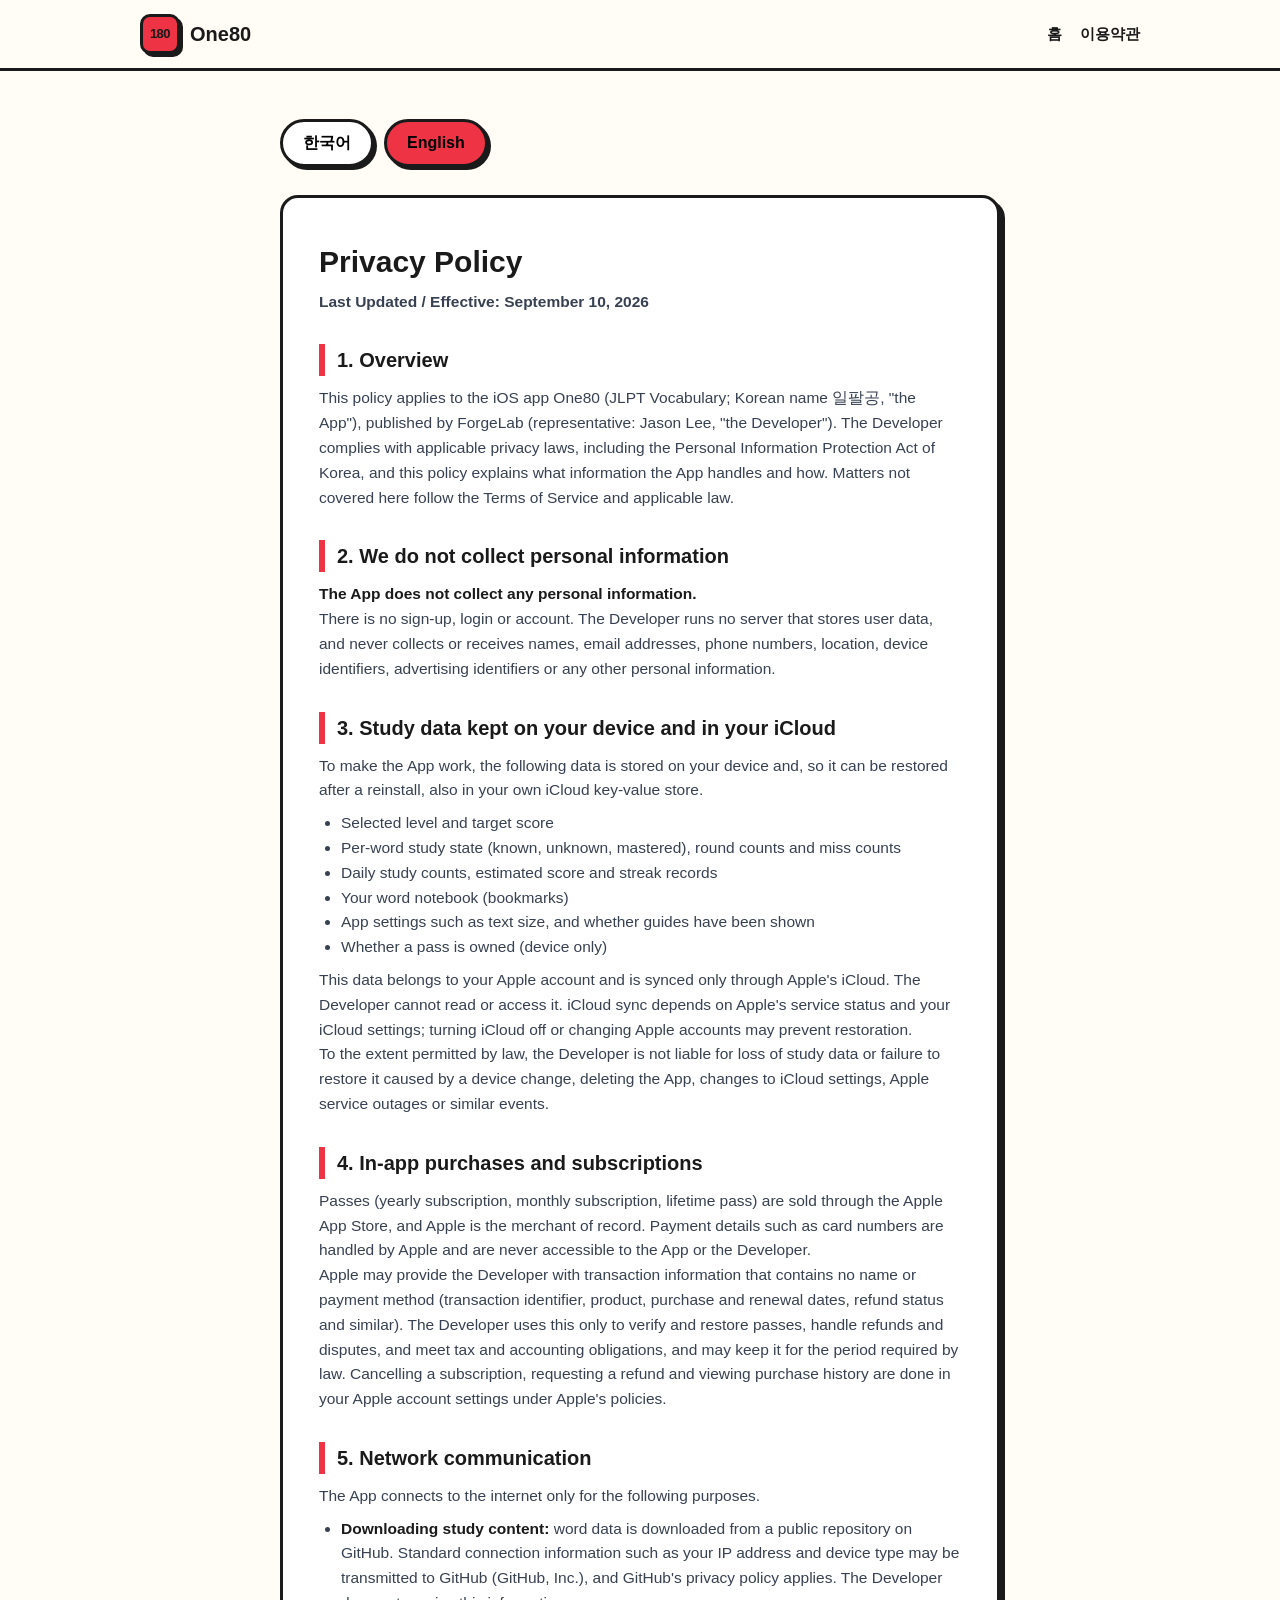
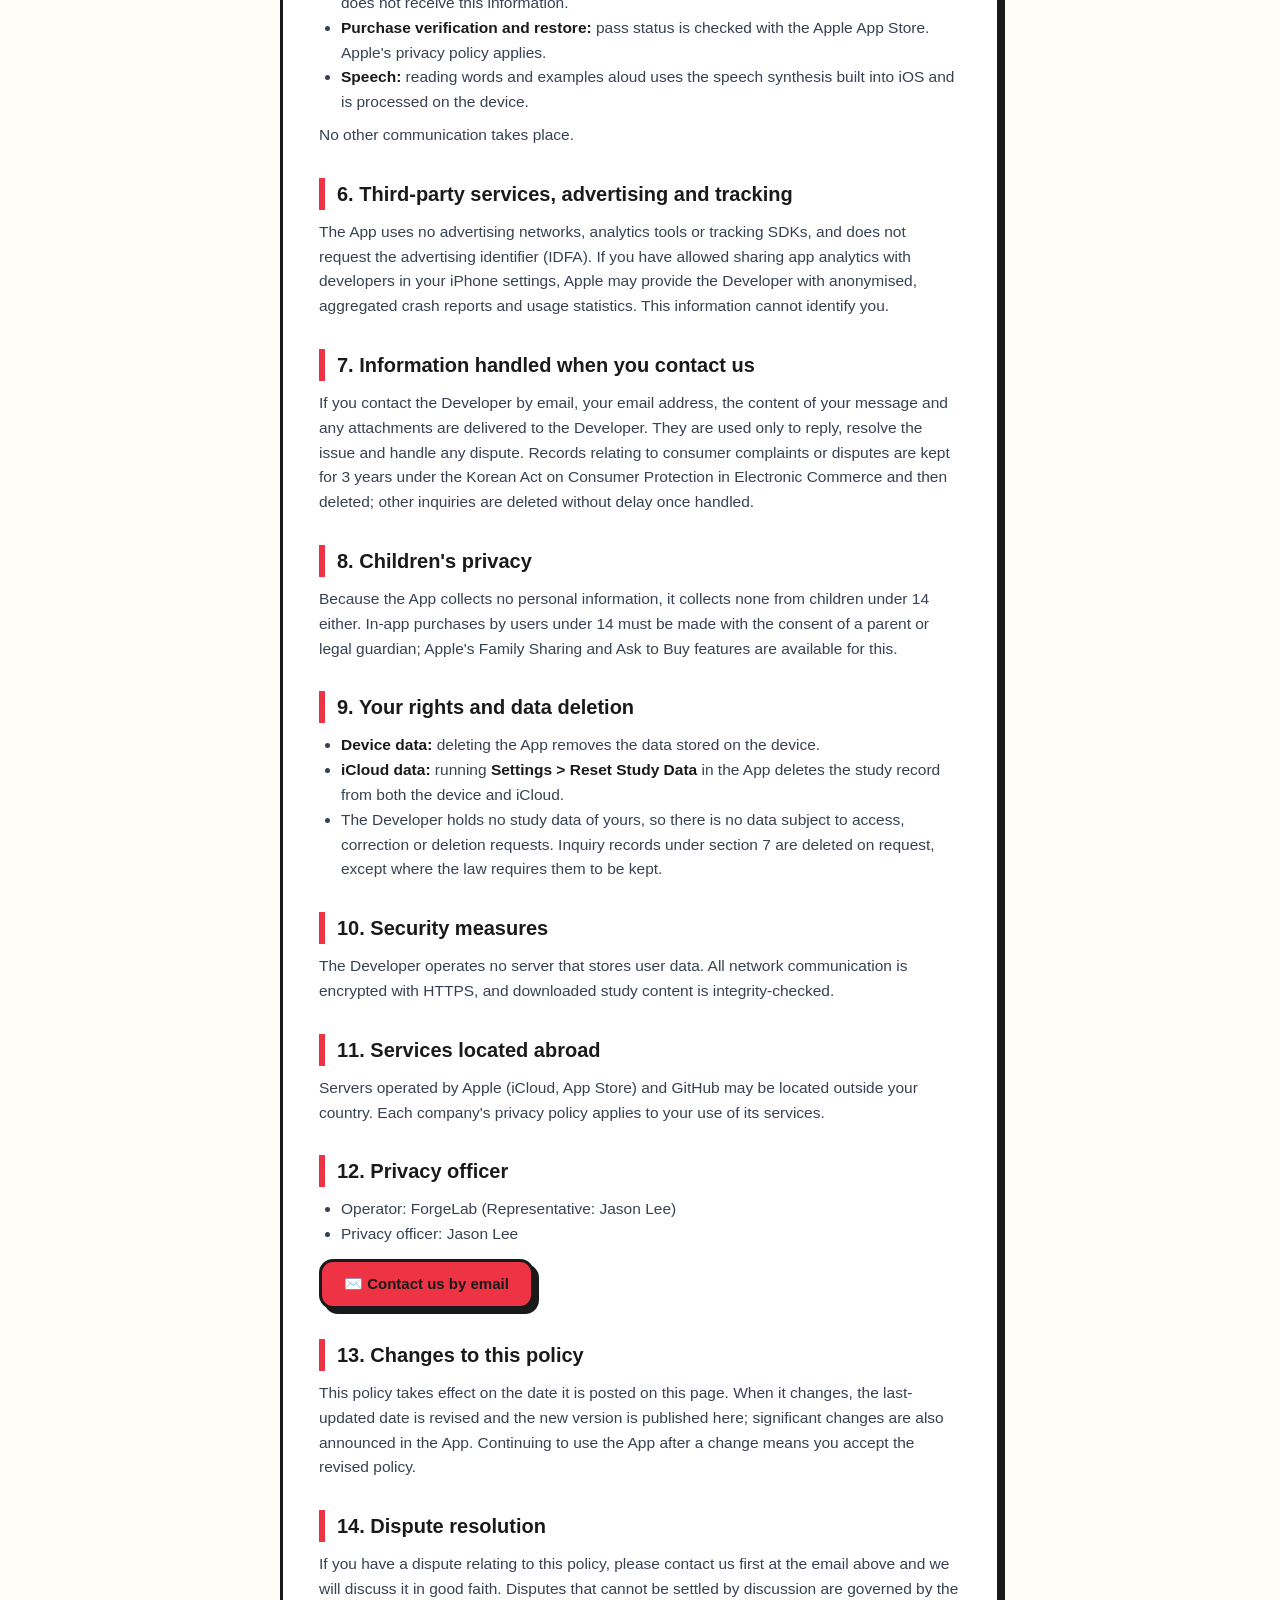
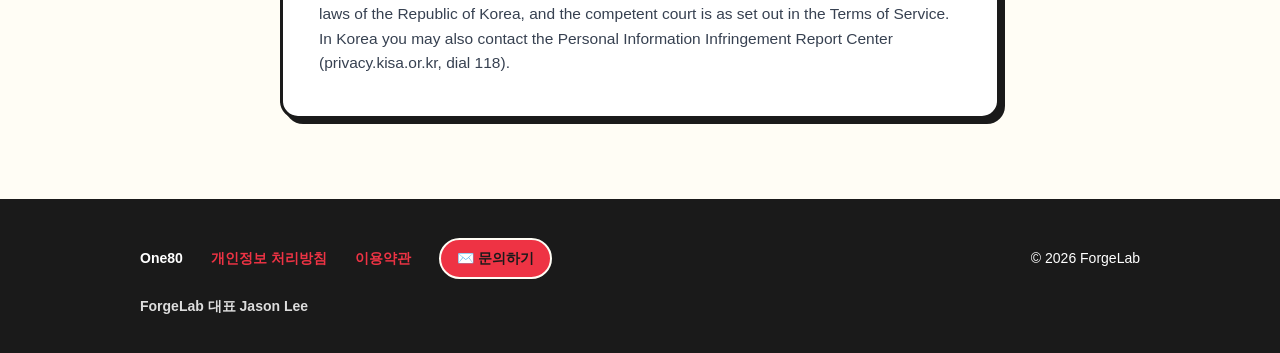
<file: docs/privacy.html>
<!DOCTYPE html>
<html lang="ko">
<head>
<meta charset="UTF-8" />
<meta name="viewport" content="width=device-width, initial-scale=1.0" />
<title>개인정보 처리방침 | 일팔공 (One80) Privacy Policy</title>
<meta name="description" content="일팔공(One80) 개인정보 처리방침: 개인정보를 수집하지 않습니다. One80 Privacy Policy: we collect no personal information." />
<link rel="icon" href="data:image/svg+xml,%3Csvg xmlns='http://www.w3.org/2000/svg' viewBox='0 0 64 64'%3E%3Crect x='4' y='4' width='56' height='56' rx='12' fill='%23FFD43B' stroke='%231A1A1A' stroke-width='5'/%3E%3Ctext x='32' y='42' font-family='-apple-system,sans-serif' font-size='24' font-weight='900' text-anchor='middle' fill='%231A1A1A'%3E120%3C/text%3E%3C/svg%3E" />
<link rel="stylesheet" href="styles.css" />
</head>
<body>

<nav class="nav">
  <div class="nav-inner">
    <a class="logo" href="index.html"><span class="logo-block">180</span> One80</a>
    <div class="nav-links">
      <a href="index.html">홈</a>
      <a href="terms.html">이용약관</a>
    </div>
  </div>
</nav>

<main class="policy">
  <div class="lang-toggle" role="tablist" aria-label="언어 선택 / Language">
    <button id="btn-ko" class="active" onclick="setLang('ko')">한국어</button>
    <button id="btn-en" onclick="setLang('en')">English</button>
  </div>

  <div class="policy-card">

    <!-- ================= 한국어 ================= -->
    <div class="lang-ko">
      <h1>개인정보 처리방침</h1>
      <p class="date">최종 수정일 및 시행일: 2026년 9월 10일</p>

      <h2>1. 개요</h2>
      <p>이 방침은 ForgeLab(대표 Jason Lee, 이하 "개발자")이 배포하는 iOS 앱 일팔공(영문명 One80, JLPT Vocabulary, 이하 "앱")에 적용됩니다. 개발자는 「개인정보 보호법」 등 관련 법령을 지키며, 이 방침에서 앱이 어떤 정보를 다루고 어떻게 처리하는지 설명합니다. 이 방침에서 정하지 않은 사항은 이용약관과 관련 법령을 따릅니다.</p>

      <h2>2. 개인정보를 수집하지 않습니다</h2>
      <p><strong>앱은 개인정보를 수집하지 않습니다.</strong></p>
      <p>회원가입, 로그인, 계정 생성을 요구하지 않습니다. 개발자는 사용자 데이터를 저장하는 자체 서버를 운영하지 않으며, 이름, 이메일, 전화번호, 위치, 기기 식별자, 광고 식별자 등 어떤 개인정보도 수집하거나 전송받지 않습니다.</p>

      <h2>3. 기기와 iCloud에 저장되는 학습 데이터</h2>
      <p>앱은 학습 기능을 위해 아래 데이터를 사용자의 기기에 저장하고, 재설치 뒤 복원을 위해 사용자 본인의 iCloud(키-값 저장소)에도 함께 저장합니다.</p>
      <ul>
        <li>선택한 레벨과 목표 점수</li>
        <li>단어별 학습 상태(알아요, 모름, 마스터), 회독 수, 틀린 횟수</li>
        <li>날짜별 학습 수와 예상 점수, 연속 학습 기록</li>
        <li>나만의 단어장(북마크)</li>
        <li>글자 크기 등 앱 설정, 안내 표시 여부</li>
        <li>이용권 보유 여부(기기에만 저장)</li>
      </ul>
      <p>이 데이터는 사용자의 Apple 계정에 속하며 Apple의 iCloud를 통해서만 동기화됩니다. 개발자는 이 데이터를 열람하거나 접근할 수 없습니다. iCloud 동기화는 Apple의 서비스 상태와 사용자의 iCloud 설정에 따라 달라지며, iCloud를 끄거나 Apple 계정을 바꾸면 복원되지 않을 수 있습니다.</p>
      <p>개발자는 관련 법령이 허용하는 범위에서, 기기 교체, 앱 삭제, iCloud 설정 변경, Apple 서비스 장애 등으로 생긴 학습 데이터의 손실이나 복원 실패에 대해 책임을 지지 않습니다.</p>

      <h2>4. 앱 내 구입과 구독</h2>
      <p>이용권(연간 구독, 월간 구독, 평생 이용권)은 Apple App Store를 통해 판매되며 결제의 당사자는 Apple입니다. 카드 번호 등 결제 정보는 Apple이 처리하고 앱과 개발자는 접근할 수 없습니다.</p>
      <p>Apple은 개발자에게 이름이나 결제 수단이 포함되지 않은 거래 정보(거래 식별자, 상품, 구입 및 갱신 일시, 환불 여부 등)를 제공할 수 있습니다. 개발자는 이 정보를 이용권 확인과 복원, 환불과 분쟁 대응, 세무와 회계 처리 목적으로만 사용하며 관련 법령이 정한 기간 동안 보관할 수 있습니다. 구독 해지, 환불, 결제 내역 확인은 Apple 계정 설정에서 하며 Apple의 정책을 따릅니다.</p>

      <h2>5. 네트워크 통신</h2>
      <p>앱은 아래 목적으로만 인터넷에 연결합니다.</p>
      <ul>
        <li><strong>학습 콘텐츠 내려받기:</strong> 단어 데이터를 GitHub의 공개 저장소에서 내려받습니다. 이때 IP 주소, 기기 종류 같은 일반적인 접속 정보가 GitHub(GitHub, Inc.)에 전달될 수 있으며 GitHub의 개인정보 처리방침이 적용됩니다. 개발자는 이 정보를 받지 않습니다.</li>
        <li><strong>구입 확인과 복원:</strong> Apple App Store와 이용권 상태를 확인합니다. Apple의 개인정보 처리방침이 적용됩니다.</li>
        <li><strong>음성 읽기:</strong> 단어와 예문 읽어 주기는 iOS에 내장된 음성 합성 기능을 사용하며 기기 안에서 처리됩니다.</li>
      </ul>
      <p>그 밖의 통신은 하지 않습니다.</p>

      <h2>6. 제3자 서비스, 광고, 추적</h2>
      <p>앱은 광고 네트워크, 분석 도구, 추적 SDK를 사용하지 않으며 광고 식별자(IDFA)를 요청하지 않습니다. 사용자가 iPhone 설정에서 Apple에 앱 분석 정보 공유를 허용한 경우, Apple이 익명으로 집계한 충돌 보고와 사용 통계를 개발자에게 제공할 수 있습니다. 이 정보로는 개인을 식별할 수 없습니다.</p>

      <h2>7. 문의 시 처리되는 정보</h2>
      <p>사용자가 이메일로 문의하면 이메일 주소와 문의 내용, 첨부 파일이 개발자에게 전달됩니다. 이 정보는 답변, 문제 해결, 분쟁 대응 목적으로만 사용합니다. 소비자 불만이나 분쟁 처리에 관한 기록은 「전자상거래 등에서의 소비자보호에 관한 법률」에 따라 3년간 보관한 뒤 삭제하며, 그 밖의 문의는 처리가 끝나면 지체 없이 삭제합니다.</p>

      <h2>8. 아동의 개인정보</h2>
      <p>앱은 개인정보를 수집하지 않으므로 만 14세 미만 아동의 개인정보도 수집하지 않습니다. 만 14세 미만 사용자의 앱 내 구입은 법정대리인의 동의 아래 이루어져야 하며, Apple의 가족 공유와 구입 요청 승인 기능을 이용할 수 있습니다.</p>

      <h2>9. 사용자의 권리와 데이터 삭제</h2>
      <ul>
        <li><strong>기기 데이터:</strong> 앱을 삭제하면 기기에 저장된 데이터가 함께 삭제됩니다.</li>
        <li><strong>iCloud 데이터:</strong> 앱의 <strong>설정 &gt; 학습 데이터 초기화</strong>를 실행하면 기기와 iCloud의 학습 기록이 모두 삭제됩니다.</li>
        <li>개발자는 사용자의 학습 데이터를 보유하지 않으므로 열람, 정정, 삭제 요청의 대상이 되는 데이터가 없습니다. 7항의 문의 기록은 요청하시면 법령이 정한 보관 의무가 없는 범위에서 삭제합니다.</li>
      </ul>

      <h2>10. 안전성 확보 조치</h2>
      <p>개발자는 사용자 데이터를 저장하는 서버를 두지 않습니다. 모든 네트워크 통신은 HTTPS로 암호화되며, 내려받은 학습 콘텐츠는 무결성 검증을 거칩니다.</p>

      <h2>11. 국외 서비스 이용</h2>
      <p>Apple(iCloud, App Store)과 GitHub의 서버는 국외에 있을 수 있습니다. 해당 서비스 이용에는 각 회사의 개인정보 처리방침이 적용됩니다.</p>

      <h2>12. 개인정보 보호책임자</h2>
      <ul>
        <li>사업자: ForgeLab (대표 Jason Lee)</li>
        <li>개인정보 보호책임자: Jason Lee</li>
      </ul>
      <p style="margin-top: 12px;"><a class="nb-btn" style="padding: 10px 22px; font-size: 15px;" href="mailto:forgelab.aitech@gmail.com?subject=%5BOne80%5D%20%EA%B0%9C%EC%9D%B8%EC%A0%95%EB%B3%B4%20%EB%AC%B8%EC%9D%98">✉️ 이메일로 문의하기</a></p>

      <h2>13. 방침의 변경</h2>
      <p>이 방침은 이 페이지에 게시한 날부터 효력이 생깁니다. 내용이 바뀌면 최종 수정일을 갱신해 이 페이지에 공개하고, 중요한 변경은 앱 안에서도 안내합니다. 변경 뒤에도 앱을 계속 사용하면 변경된 방침에 동의한 것으로 봅니다.</p>

      <h2>14. 분쟁 해결</h2>
      <p>이 방침과 관련한 분쟁은 먼저 위 이메일로 알려 주시면 성실히 협의합니다. 협의로 해결되지 않는 분쟁에는 대한민국 법이 적용되며 관할 법원은 이용약관을 따릅니다. 개인정보 침해에 대한 신고나 상담은 개인정보침해 신고센터(privacy.kisa.or.kr, 국번 없이 118)에서도 받을 수 있습니다.</p>

    </div>

    <!-- ================= English ================= -->
    <div class="lang-en">
      <h1>Privacy Policy</h1>
      <p class="date">Last Updated / Effective: September 10, 2026</p>

      <h2>1. Overview</h2>
      <p>This policy applies to the iOS app One80 (JLPT Vocabulary; Korean name 일팔공, "the App"), published by ForgeLab (representative: Jason Lee, "the Developer"). The Developer complies with applicable privacy laws, including the Personal Information Protection Act of Korea, and this policy explains what information the App handles and how. Matters not covered here follow the Terms of Service and applicable law.</p>

      <h2>2. We do not collect personal information</h2>
      <p><strong>The App does not collect any personal information.</strong></p>
      <p>There is no sign-up, login or account. The Developer runs no server that stores user data, and never collects or receives names, email addresses, phone numbers, location, device identifiers, advertising identifiers or any other personal information.</p>

      <h2>3. Study data kept on your device and in your iCloud</h2>
      <p>To make the App work, the following data is stored on your device and, so it can be restored after a reinstall, also in your own iCloud key-value store.</p>
      <ul>
        <li>Selected level and target score</li>
        <li>Per-word study state (known, unknown, mastered), round counts and miss counts</li>
        <li>Daily study counts, estimated score and streak records</li>
        <li>Your word notebook (bookmarks)</li>
        <li>App settings such as text size, and whether guides have been shown</li>
        <li>Whether a pass is owned (device only)</li>
      </ul>
      <p>This data belongs to your Apple account and is synced only through Apple's iCloud. The Developer cannot read or access it. iCloud sync depends on Apple's service status and your iCloud settings; turning iCloud off or changing Apple accounts may prevent restoration.</p>
      <p>To the extent permitted by law, the Developer is not liable for loss of study data or failure to restore it caused by a device change, deleting the App, changes to iCloud settings, Apple service outages or similar events.</p>

      <h2>4. In-app purchases and subscriptions</h2>
      <p>Passes (yearly subscription, monthly subscription, lifetime pass) are sold through the Apple App Store, and Apple is the merchant of record. Payment details such as card numbers are handled by Apple and are never accessible to the App or the Developer.</p>
      <p>Apple may provide the Developer with transaction information that contains no name or payment method (transaction identifier, product, purchase and renewal dates, refund status and similar). The Developer uses this only to verify and restore passes, handle refunds and disputes, and meet tax and accounting obligations, and may keep it for the period required by law. Cancelling a subscription, requesting a refund and viewing purchase history are done in your Apple account settings under Apple's policies.</p>

      <h2>5. Network communication</h2>
      <p>The App connects to the internet only for the following purposes.</p>
      <ul>
        <li><strong>Downloading study content:</strong> word data is downloaded from a public repository on GitHub. Standard connection information such as your IP address and device type may be transmitted to GitHub (GitHub, Inc.), and GitHub's privacy policy applies. The Developer does not receive this information.</li>
        <li><strong>Purchase verification and restore:</strong> pass status is checked with the Apple App Store. Apple's privacy policy applies.</li>
        <li><strong>Speech:</strong> reading words and examples aloud uses the speech synthesis built into iOS and is processed on the device.</li>
      </ul>
      <p>No other communication takes place.</p>

      <h2>6. Third-party services, advertising and tracking</h2>
      <p>The App uses no advertising networks, analytics tools or tracking SDKs, and does not request the advertising identifier (IDFA). If you have allowed sharing app analytics with developers in your iPhone settings, Apple may provide the Developer with anonymised, aggregated crash reports and usage statistics. This information cannot identify you.</p>

      <h2>7. Information handled when you contact us</h2>
      <p>If you contact the Developer by email, your email address, the content of your message and any attachments are delivered to the Developer. They are used only to reply, resolve the issue and handle any dispute. Records relating to consumer complaints or disputes are kept for 3 years under the Korean Act on Consumer Protection in Electronic Commerce and then deleted; other inquiries are deleted without delay once handled.</p>

      <h2>8. Children's privacy</h2>
      <p>Because the App collects no personal information, it collects none from children under 14 either. In-app purchases by users under 14 must be made with the consent of a parent or legal guardian; Apple's Family Sharing and Ask to Buy features are available for this.</p>

      <h2>9. Your rights and data deletion</h2>
      <ul>
        <li><strong>Device data:</strong> deleting the App removes the data stored on the device.</li>
        <li><strong>iCloud data:</strong> running <strong>Settings &gt; Reset Study Data</strong> in the App deletes the study record from both the device and iCloud.</li>
        <li>The Developer holds no study data of yours, so there is no data subject to access, correction or deletion requests. Inquiry records under section 7 are deleted on request, except where the law requires them to be kept.</li>
      </ul>

      <h2>10. Security measures</h2>
      <p>The Developer operates no server that stores user data. All network communication is encrypted with HTTPS, and downloaded study content is integrity-checked.</p>

      <h2>11. Services located abroad</h2>
      <p>Servers operated by Apple (iCloud, App Store) and GitHub may be located outside your country. Each company's privacy policy applies to your use of its services.</p>

      <h2>12. Privacy officer</h2>
      <ul>
        <li>Operator: ForgeLab (Representative: Jason Lee)</li>
        <li>Privacy officer: Jason Lee</li>
      </ul>
      <p style="margin-top: 12px;"><a class="nb-btn" style="padding: 10px 22px; font-size: 15px;" href="mailto:forgelab.aitech@gmail.com?subject=%5BOne80%5D%20Privacy%20inquiry">✉️ Contact us by email</a></p>

      <h2>13. Changes to this policy</h2>
      <p>This policy takes effect on the date it is posted on this page. When it changes, the last-updated date is revised and the new version is published here; significant changes are also announced in the App. Continuing to use the App after a change means you accept the revised policy.</p>

      <h2>14. Dispute resolution</h2>
      <p>If you have a dispute relating to this policy, please contact us first at the email above and we will discuss it in good faith. Disputes that cannot be settled by discussion are governed by the laws of the Republic of Korea, and the competent court is as set out in the Terms of Service. In Korea you may also contact the Personal Information Infringement Report Center (privacy.kisa.or.kr, dial 118).</p>

    </div>

  </div>
</main>

<footer>
  <div class="wrap">
    <span style="font-weight: 900;">One80</span>
    <a href="privacy.html">개인정보 처리방침</a>
    <a href="terms.html">이용약관</a>
    <a class="contact-btn" href="mailto:forgelab.aitech@gmail.com?subject=%5BOne80%5D%20%EB%AC%B8%EC%9D%98">✉️ 문의하기</a>
    <span style="margin-left:auto;">© 2026 ForgeLab</span>
    <span class="biz">ForgeLab 대표 Jason Lee</span>
  </div>
</footer>

<script>
function setLang(lang) {
  document.body.classList.toggle('en', lang === 'en');
  document.getElementById('btn-ko').classList.toggle('active', lang === 'ko');
  document.getElementById('btn-en').classList.toggle('active', lang === 'en');
  document.documentElement.lang = lang;
}
// Default to English for non-Korean browsers
if (!navigator.language.startsWith('ko')) setLang('en');
</script>

</body>
</html>
</file>
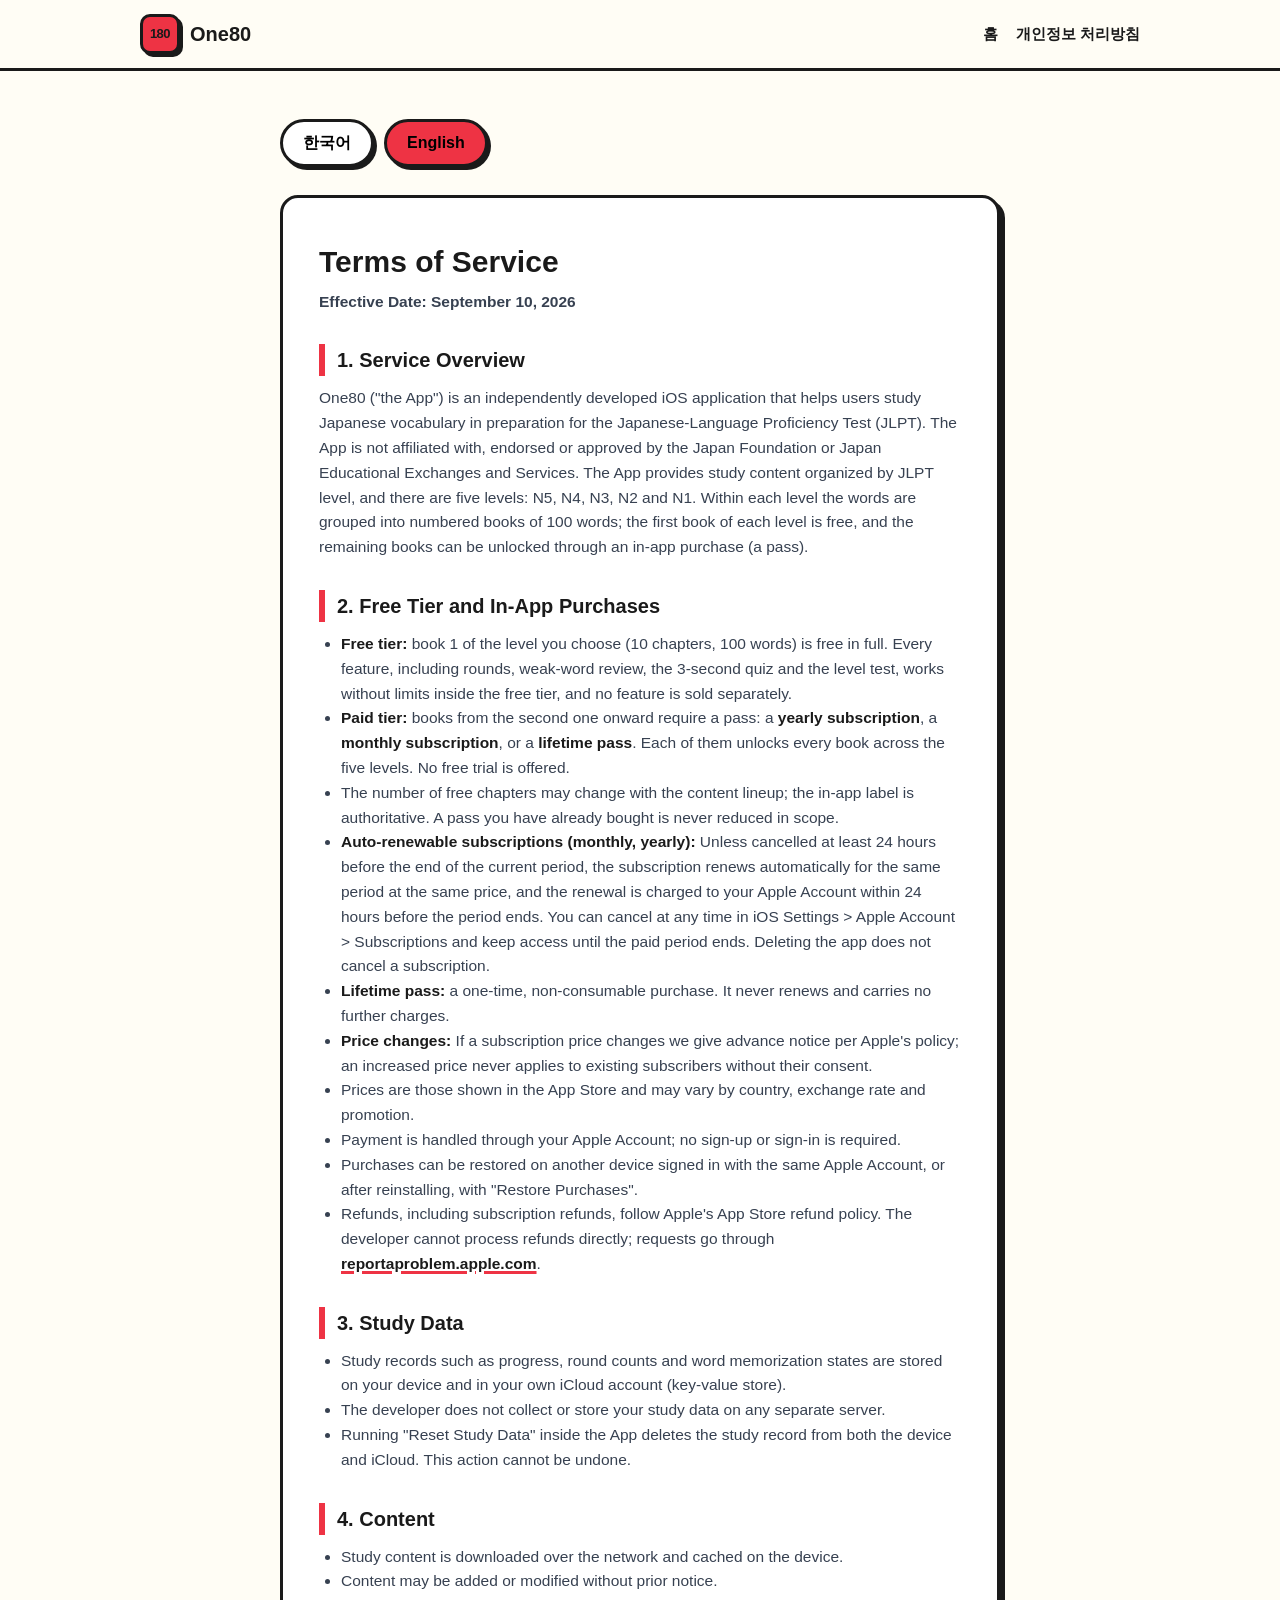
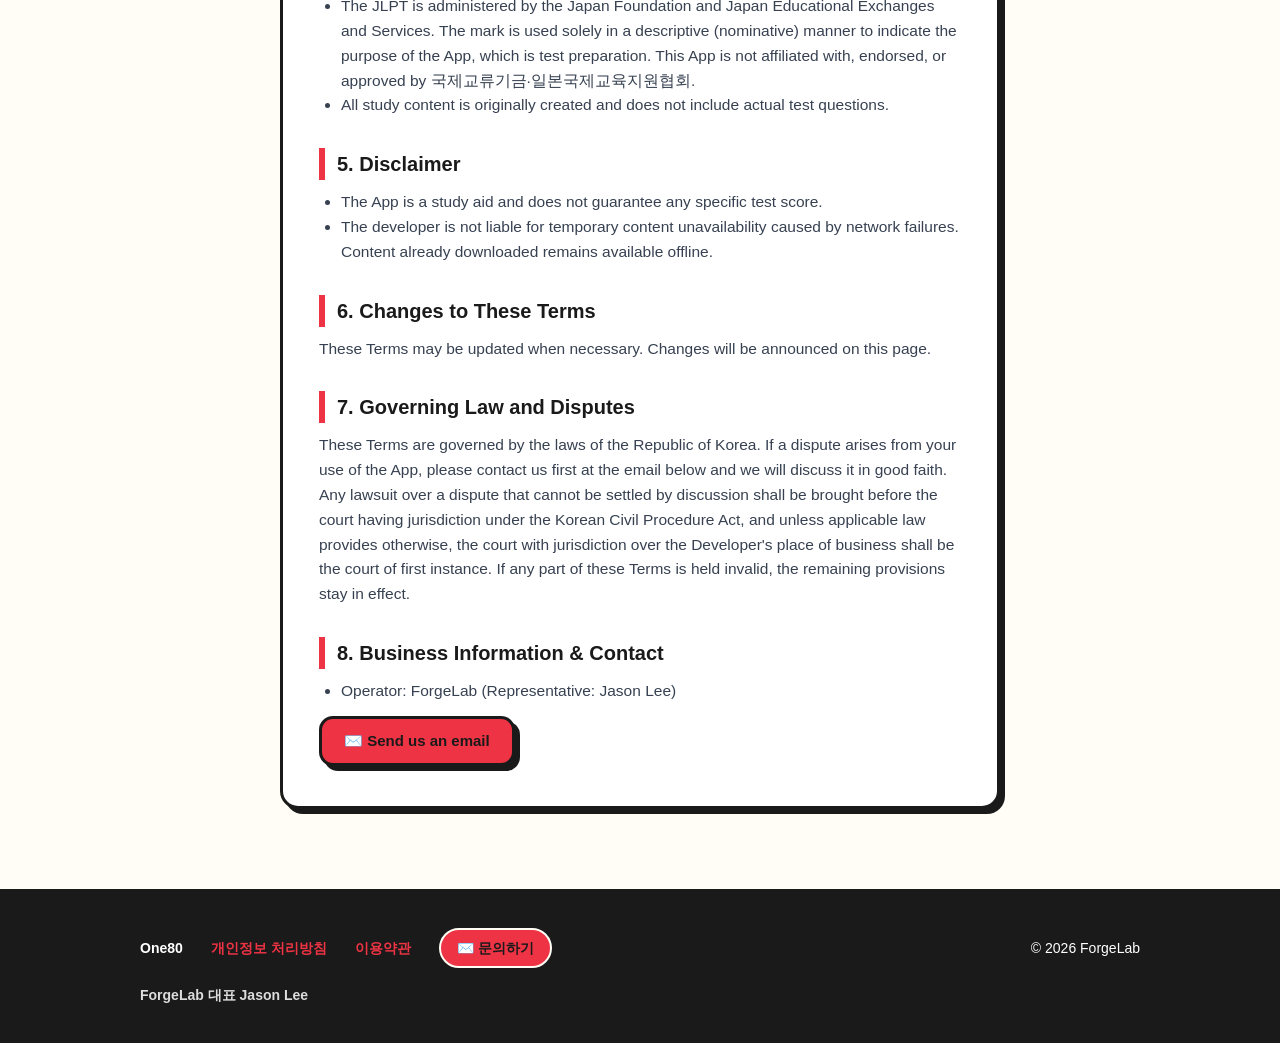
<file: docs/terms.html>
<!DOCTYPE html>
<html lang="ko">
<head>
<meta charset="UTF-8" />
<meta name="viewport" content="width=device-width, initial-scale=1.0" />
<title>이용약관 | One80 Terms of Service</title>
<meta name="description" content="One80 이용약관: 앱 내 구매, 학습 데이터, 콘텐츠, 환불 정책. One80 Terms of Service." />
<link rel="icon" href="data:image/svg+xml,%3Csvg xmlns='http://www.w3.org/2000/svg' viewBox='0 0 64 64'%3E%3Crect x='4' y='4' width='56' height='56' rx='12' fill='%23FFD43B' stroke='%231A1A1A' stroke-width='5'/%3E%3Ctext x='32' y='42' font-family='-apple-system,sans-serif' font-size='24' font-weight='900' text-anchor='middle' fill='%231A1A1A'%3E120%3C/text%3E%3C/svg%3E" />
<link rel="stylesheet" href="styles.css" />
</head>
<body>

<nav class="nav">
  <div class="nav-inner">
    <a class="logo" href="index.html"><span class="logo-block">180</span> One80</a>
    <div class="nav-links">
      <a href="index.html">홈</a>
      <a href="privacy.html">개인정보 처리방침</a>
    </div>
  </div>
</nav>

<main class="policy">
  <div class="lang-toggle" role="tablist" aria-label="언어 선택 / Language">
    <button id="btn-ko" class="active" onclick="setLang('ko')">한국어</button>
    <button id="btn-en" onclick="setLang('en')">English</button>
  </div>

  <div class="policy-card">

    <!-- ================= 한국어 ================= -->
    <div class="lang-ko">
      <h1>이용약관</h1>
      <p class="date">시행일: 2026년 9월 10일</p>

      <h2>1. 서비스 개요</h2>
      <p>일팔공(이하 "앱")은 일본어능력시험(JLPT) 대비 일본어 어휘 학습을 돕기 위해 독립적으로 개발된 iOS 애플리케이션입니다. 앱은 일본어능력시험을 주최하는 국제교류기금 및 일본국제교육지원협회와 무관합니다. 앱은 급수별 학습 콘텐츠를 제공하며, 급수는 N5, N4, N3, N2, N1의 다섯 단계입니다. 각 급수의 단어는 100단어 단위의 책(권)으로 묶여 있고, 급수마다 1권은 무료로, 나머지 권은 앱 내 구매(이용권)를 통해 이용할 수 있습니다.</p>

      <h2>2. 무료 이용 범위와 앱 내 구매</h2>
      <ul>
        <li><strong>무료 범위:</strong> 사용자가 선택한 레벨의 <strong>1권 전체(10챕터, 100단어)</strong> 를 무료로 이용할 수 있습니다. 회독, 모름 단어 복습, 3초 퀴즈, 레벨 테스트 등 앱의 기능은 무료 범위 안에서 제한 없이 동작하며, 기능별 추가 결제는 없습니다.</li>
        <li><strong>유료 범위:</strong> 2권부터 이용하려면 이용권이 필요합니다. 이용권은 <strong>연간 구독</strong>, <strong>월간 구독</strong>, <strong>평생 이용권</strong> 중 하나이며, 어느 것이든 5개 급수의 모든 권이 전부 열립니다. 무료 체험 기간은 제공하지 않습니다.</li>
        <li>무료로 열리는 챕터 수는 콘텐츠 구성에 따라 변경될 수 있으며, 변경 시 앱 내 표기를 기준으로 합니다. 이미 구매한 이용권의 범위는 축소되지 않습니다.</li>
        <li><strong>자동 갱신 구독(월간, 연간):</strong> 현재 구독 기간이 끝나기 24시간 전까지 해지하지 않으면 같은 기간과 같은 가격으로 자동 갱신되며, 갱신 대금은 기간 종료 전 24시간 이내에 사용자의 Apple 계정에 청구됩니다. 해지는 iOS 설정 &gt; Apple 계정 &gt; 구독에서 언제든 할 수 있고, 해지하더라도 이미 결제한 기간이 끝날 때까지 계속 이용할 수 있습니다. 앱을 삭제하는 것만으로는 구독이 해지되지 않습니다.</li>
        <li><strong>평생 이용권:</strong> 1회 결제로 영구적으로 이용하는 비소모성(Non-Consumable) 상품입니다. 자동 갱신되지 않으며 추가 결제가 발생하지 않습니다.</li>
        <li><strong>가격 변경:</strong> 구독 가격을 변경할 경우 Apple의 정책에 따라 사전에 고지하며, 인상된 가격은 기존 구독자의 동의 없이 적용되지 않습니다.</li>
        <li>판매 가격은 App Store에 표시된 금액을 기준으로 하며, 국가와 환율, 프로모션에 따라 다를 수 있습니다.</li>
        <li>결제는 사용자의 Apple 계정을 통해 처리되며, 별도의 회원가입이나 로그인은 필요하지 않습니다.</li>
        <li>구매 내역은 동일한 Apple 계정으로 로그인된 다른 기기 또는 앱 재설치 시 "구매 복원" 기능으로 복원할 수 있습니다.</li>
        <li>환불은 Apple App Store의 환불 정책을 따르며, 구독 환불 역시 동일합니다. 개발자가 직접 환불을 처리할 수 없으며, 환불 요청은 <a href="https://reportaproblem.apple.com">reportaproblem.apple.com</a> 에서 하실 수 있습니다.</li>
      </ul>

      <h2>3. 학습 데이터</h2>
      <ul>
        <li>학습 진도, 회독 수, 단어 암기 상태 등의 학습 기록은 사용자의 기기 및 사용자의 iCloud 계정(키-값 저장소)에 저장됩니다.</li>
        <li>개발자는 사용자의 학습 데이터를 별도의 서버에 수집하거나 저장하지 않습니다.</li>
        <li>앱 내 "학습 데이터 초기화"를 실행하면 기기와 iCloud의 학습 기록이 모두 삭제되며, 이 작업은 되돌릴 수 없습니다.</li>
      </ul>

      <h2>4. 콘텐츠</h2>
      <ul>
        <li>앱의 학습 콘텐츠는 네트워크를 통해 다운로드되며 기기에 캐시됩니다.</li>
        <li>콘텐츠는 사전 고지 없이 추가되거나 수정될 수 있습니다.</li>
        <li>일본어능력시험(JLPT)은 국제교류기금과 일본국제교육지원협회가 주최하는 시험입니다. 본 앱은 "시험 대비"라는 서비스의 목적을 설명하기 위한 서술적 용도로만 상표를 언급하며, 국제교류기금·일본국제교육지원협회와 무관하고 두 기관의 제휴나 보증, 승인을 받지 않았습니다.</li>
        <li>모든 학습 콘텐츠는 자체 제작이며, 실제 시험의 기출문제를 포함하지 않습니다.</li>
      </ul>

      <h2>5. 면책</h2>
      <ul>
        <li>앱은 학습 보조 도구이며, 특정 시험 점수의 달성을 보장하지 않습니다.</li>
        <li>네트워크 장애 등으로 인한 일시적인 콘텐츠 이용 제한에 대해 개발자는 책임을 지지 않습니다. 단, 이미 다운로드된 콘텐츠는 오프라인에서도 이용할 수 있습니다.</li>
      </ul>

      <h2>6. 약관의 변경</h2>
      <p>본 약관은 필요 시 변경될 수 있으며, 변경 사항은 본 페이지를 통해 공지됩니다.</p>

      <h2>7. 준거법 및 분쟁 해결</h2>
      <p>이 약관은 대한민국 법을 준거법으로 합니다. 앱 이용과 관련한 분쟁은 먼저 아래 이메일로 알려 주시면 성실히 협의합니다. 협의로 해결되지 않는 분쟁의 소송은 민사소송법이 정한 관할 법원에 제기하되, 관련 법령이 달리 정하지 않는 한 개발자의 사업장 소재지를 관할하는 법원을 제1심 관할 법원으로 합니다. 이 약관의 일부가 무효로 판단되더라도 나머지 조항의 효력에는 영향이 없습니다.</p>

      <h2>8. 사업자 정보 및 문의</h2>
      <ul>
        <li>사업자: ForgeLab (대표 Jason Lee)</li>
      </ul>
      <p style="margin-top: 12px;"><a class="nb-btn" style="padding: 10px 22px; font-size: 15px;" href="mailto:forgelab.aitech@gmail.com?subject=%5BOne80%5D%20%EC%9D%B4%EC%9A%A9%EC%95%BD%EA%B4%80%20%EB%AC%B8%EC%9D%98">✉️ 이메일 보내기</a></p>

    </div>

    <!-- ================= English ================= -->
    <div class="lang-en">
      <h1>Terms of Service</h1>
      <p class="date">Effective Date: September 10, 2026</p>

      <h2>1. Service Overview</h2>
      <p>One80 ("the App") is an independently developed iOS application that helps users study Japanese vocabulary in preparation for the Japanese-Language Proficiency Test (JLPT). The App is not affiliated with, endorsed or approved by the Japan Foundation or Japan Educational Exchanges and Services. The App provides study content organized by JLPT level, and there are five levels: N5, N4, N3, N2 and N1. Within each level the words are grouped into numbered books of 100 words; the first book of each level is free, and the remaining books can be unlocked through an in-app purchase (a pass).</p>

      <h2>2. Free Tier and In-App Purchases</h2>
      <ul>
        <li><strong>Free tier:</strong> book 1 of the level you choose (10 chapters, 100 words) is free in full. Every feature, including rounds, weak-word review, the 3-second quiz and the level test, works without limits inside the free tier, and no feature is sold separately.</li>
        <li><strong>Paid tier:</strong> books from the second one onward require a pass: a <strong>yearly subscription</strong>, a <strong>monthly subscription</strong>, or a <strong>lifetime pass</strong>. Each of them unlocks every book across the five levels. No free trial is offered.</li>
        <li>The number of free chapters may change with the content lineup; the in-app label is authoritative. A pass you have already bought is never reduced in scope.</li>
        <li><strong>Auto-renewable subscriptions (monthly, yearly):</strong> Unless cancelled at least 24 hours before the end of the current period, the subscription renews automatically for the same period at the same price, and the renewal is charged to your Apple Account within 24 hours before the period ends. You can cancel at any time in iOS Settings &gt; Apple Account &gt; Subscriptions and keep access until the paid period ends. Deleting the app does not cancel a subscription.</li>
        <li><strong>Lifetime pass:</strong> a one-time, non-consumable purchase. It never renews and carries no further charges.</li>
        <li><strong>Price changes:</strong> If a subscription price changes we give advance notice per Apple's policy; an increased price never applies to existing subscribers without their consent.</li>
        <li>Prices are those shown in the App Store and may vary by country, exchange rate and promotion.</li>
        <li>Payment is handled through your Apple Account; no sign-up or sign-in is required.</li>
        <li>Purchases can be restored on another device signed in with the same Apple Account, or after reinstalling, with "Restore Purchases".</li>
        <li>Refunds, including subscription refunds, follow Apple's App Store refund policy. The developer cannot process refunds directly; requests go through <a href="https://reportaproblem.apple.com">reportaproblem.apple.com</a>.</li>
      </ul>

      <h2>3. Study Data</h2>
      <ul>
        <li>Study records such as progress, round counts and word memorization states are stored on your device and in your own iCloud account (key-value store).</li>
        <li>The developer does not collect or store your study data on any separate server.</li>
        <li>Running "Reset Study Data" inside the App deletes the study record from both the device and iCloud. This action cannot be undone.</li>
      </ul>

      <h2>4. Content</h2>
      <ul>
        <li>Study content is downloaded over the network and cached on the device.</li>
        <li>Content may be added or modified without prior notice.</li>
        <li>The JLPT is administered by the Japan Foundation and Japan Educational Exchanges and Services. The mark is used solely in a descriptive (nominative) manner to indicate the purpose of the App, which is test preparation. This App is not affiliated with, endorsed, or approved by 국제교류기금·일본국제교육지원협회.</li>
        <li>All study content is originally created and does not include actual test questions.</li>
      </ul>

      <h2>5. Disclaimer</h2>
      <ul>
        <li>The App is a study aid and does not guarantee any specific test score.</li>
        <li>The developer is not liable for temporary content unavailability caused by network failures. Content already downloaded remains available offline.</li>
      </ul>

      <h2>6. Changes to These Terms</h2>
      <p>These Terms may be updated when necessary. Changes will be announced on this page.</p>

      <h2>7. Governing Law and Disputes</h2>
      <p>These Terms are governed by the laws of the Republic of Korea. If a dispute arises from your use of the App, please contact us first at the email below and we will discuss it in good faith. Any lawsuit over a dispute that cannot be settled by discussion shall be brought before the court having jurisdiction under the Korean Civil Procedure Act, and unless applicable law provides otherwise, the court with jurisdiction over the Developer's place of business shall be the court of first instance. If any part of these Terms is held invalid, the remaining provisions stay in effect.</p>

      <h2>8. Business Information &amp; Contact</h2>
      <ul>
        <li>Operator: ForgeLab (Representative: Jason Lee)</li>
      </ul>
      <p style="margin-top: 12px;"><a class="nb-btn" style="padding: 10px 22px; font-size: 15px;" href="mailto:forgelab.aitech@gmail.com?subject=%5BOne80%5D%20Terms%20inquiry">✉️ Send us an email</a></p>

    </div>

  </div>
</main>

<footer>
  <div class="wrap">
    <span style="font-weight: 900;">One80</span>
    <a href="privacy.html">개인정보 처리방침</a>
    <a href="terms.html">이용약관</a>
    <a class="contact-btn" href="mailto:forgelab.aitech@gmail.com?subject=%5BOne80%5D%20%EB%AC%B8%EC%9D%98">✉️ 문의하기</a>
    <span style="margin-left:auto;">© 2026 ForgeLab</span>
    <span class="biz">ForgeLab 대표 Jason Lee</span>
  </div>
</footer>

<script>
function setLang(lang) {
  document.body.classList.toggle('en', lang === 'en');
  document.getElementById('btn-ko').classList.toggle('active', lang === 'ko');
  document.getElementById('btn-en').classList.toggle('active', lang === 'en');
  document.documentElement.lang = lang;
}
// Default to English for non-Korean browsers
if (!navigator.language.startsWith('ko')) setLang('en');
</script>

</body>
</html>
</file>
<file: docs/styles.css>
/* ============================================================
   T600 promo site — Neobrutalism, tokens mirrored from the app
   (NBTheme.swift: colors, 3px borders, hard offset shadows)
   Brand accent is hinomaru red (--brand) with sakura pink support (--brand-2);
   the raw palette variables stay identical across sister apps.
   ============================================================ */

:root {
  /* Backgrounds */
  --page-bg: #FFFDF5;
  --card-bg: #FFFFFF;
  --surface: #F5F0E8;

  /* Accents (Assets.xcassets nb.* colors) */
  --yellow:   #FFD43B;
  --pink:     #FF6B9D;
  --blue:     #4DABF7;
  --coral:    #FF6B35;
  --mint:     #63E6BE;
  --lavender: #B197FC;
  --lime:     #A9E34B;
  --orange:   #FF922B;
  --danger:   #E03131;

  /* Brand accent (this track: hinomaru red on white, sakura pinks) */
  --brand:   #EE3344;
  --brand-2: #FF9CAB;
  --brand-3: #FFE3E7;

  /* Structural */
  --ink:  #1A1A1A;
  --body: #374151;

  --bw: 3px;
  --shadow-sm: 3px 3px 0 var(--ink);
  --shadow-md: 5px 5px 0 var(--ink);
  --shadow-lg: 7px 7px 0 var(--ink);

  --r-sm: 10px;
  --r-md: 14px;
  --r-lg: 18px;
}

* { margin: 0; padding: 0; box-sizing: border-box; }

html { scroll-behavior: smooth; background: var(--page-bg); overflow-x: clip; }

/* Anchored sections land BELOW the sticky nav, with breathing room —
   otherwise their headings hide under the bar. */
section[id], header[id] { scroll-margin-top: 84px; }

body {
  font-family: -apple-system, BlinkMacSystemFont, "Apple SD Gothic Neo",
    "Pretendard", "Segoe UI", "Noto Sans KR", sans-serif;
  background: transparent;
  color: var(--ink);
  line-height: 1.6;
  -webkit-font-smoothing: antialiased;
  /* Clip decorative bleed (hero glow, aurora blobs) without creating a
     scroll container — `clip` (unlike hidden) keeps position:sticky working. */
  overflow-x: clip;
}

.wrap { max-width: 1040px; margin: 0 auto; padding: 0 20px; }

/* ---------- NB primitives ---------- */

.nb-card {
  background: var(--card-bg);
  border: var(--bw) solid var(--ink);
  border-radius: var(--r-md);
}

.nb-shadow-sm { box-shadow: var(--shadow-sm); }
.nb-shadow-md { box-shadow: var(--shadow-md); }
.nb-shadow-lg { box-shadow: var(--shadow-lg); }

.nb-btn {
  display: inline-block;
  padding: 13px 26px;
  font-size: 16px;
  font-weight: 800;
  color: var(--ink);
  background: var(--brand);
  border: var(--bw) solid var(--ink);
  border-radius: var(--r-md);
  box-shadow: var(--shadow-md);
  text-decoration: none;
  cursor: pointer;
  transition: transform 0.1s ease, box-shadow 0.1s ease;
}
.nb-btn:hover { transform: translate(2px, 2px); box-shadow: 3px 3px 0 var(--ink); }
.nb-btn:active { transform: translate(5px, 5px); box-shadow: none; }
.nb-btn.secondary { background: var(--card-bg); }
.nb-btn.mint { background: var(--mint); }

.nb-tag {
  display: inline-block;
  padding: 4px 12px;
  font-size: 13px;
  font-weight: 800;
  border: 2px solid var(--ink);
  border-radius: 999px;
  background: var(--surface);
}

/* ---------- Nav ---------- */

.nav {
  position: sticky;
  top: 0;
  z-index: 50;
  background: var(--page-bg);
  border-bottom: var(--bw) solid var(--ink);
}
.nav-inner {
  display: flex;
  align-items: center;
  gap: 18px;
  padding: 14px 20px;
  max-width: 1040px;
  margin: 0 auto;
}
.logo {
  display: flex;
  align-items: center;
  gap: 10px;
  font-weight: 900;
  font-size: 20px;
  text-decoration: none;
  color: var(--ink);
}
.logo-block {
  display: grid;
  place-items: center;
  width: 40px;
  height: 40px;
  background: var(--brand);
  border: var(--bw) solid var(--ink);
  border-radius: var(--r-sm);
  box-shadow: var(--shadow-sm);
  font-size: 13px;
  font-weight: 900;
  letter-spacing: -0.5px;
}
.logo-kr {
  font-size: 12px;
  font-weight: 900;
  color: var(--ink);
  background: var(--mint);
  border: 2.5px solid var(--ink);
  border-radius: 999px;
  padding: 3px 10px;
  box-shadow: 2px 2px 0 var(--ink);
}

/* 120 = 육공공 = ㅇㅇㄱ — Korean nickname brand strip (hero) */
.kr-brand { display: flex; flex-wrap: wrap; align-items: center; gap: 11px; margin: 18px 0 28px; }
.kk {
  display: grid;
  place-items: center;
  flex: none;          /* keep the tiles square — flex was shrinking them to 41px wide */
  width: 44px;
  height: 44px;
  border: var(--bw) solid var(--ink);
  border-radius: 12px;
  font-size: 30px;
  line-height: 1;
  font-weight: 900;
  color: var(--ink);
  box-shadow: 4px 4px 0 var(--ink);
  transition: transform 0.12s ease, box-shadow 0.12s ease;
}
.kk:hover { transform: translate(2px, 2px); box-shadow: 2px 2px 0 var(--ink); }
.kr-brand-label { font-weight: 800; font-size: 15px; color: var(--body); margin-left: 6px; }
.kr-brand-label strong { color: var(--ink); font-weight: 900; }

.nav-links { display: flex; gap: 18px; margin-left: auto; align-items: center; }
.nav-links a {
  color: var(--ink);
  text-decoration: none;
  font-weight: 700;
  font-size: 15px;
}
.nav-links a:hover { text-decoration: underline; text-decoration-thickness: 3px; text-underline-offset: 4px; text-decoration-color: var(--brand); }
/* Scroll spy: the nav tracks the section you're reading */
.nav-links a.active:not(.nav-cta) {
  text-decoration: underline;
  text-decoration-thickness: 3px;
  text-underline-offset: 4px;
  text-decoration-color: var(--brand-2);
}
.nav-cta { padding: 8px 16px !important; font-size: 14px !important; }

/* ---------- Hero ---------- */

.hero {
  display: grid;
  grid-template-columns: 1.15fr 0.85fr;
  gap: 48px;
  align-items: center;
  padding: 72px 20px 84px;   /* keep .wrap's side gutters — the hero sets its own padding */
}
.hero h1 {
  font-size: clamp(34px, 5vw, 52px);
  font-weight: 900;
  line-height: 1.2;
  letter-spacing: -1px;
}
.hero h1 .hl {
  background: var(--brand);
  padding: 0 10px;
  border: var(--bw) solid var(--ink);
  border-radius: var(--r-sm);
  display: inline-block;
  box-shadow: var(--shadow-sm);
}
.hero p.sub {
  margin: 22px 0 30px;
  font-size: 18px;
  color: var(--body);
  max-width: 460px;
}
.hero-ctas { display: flex; gap: 14px; flex-wrap: wrap; align-items: center; }
.store-badge {
  display: inline-flex;
  align-items: center;
  gap: 10px;
  padding: 12px 22px;
  background: var(--ink);
  color: #fff;
  border: var(--bw) solid var(--ink);
  border-radius: var(--r-md);
  box-shadow: 5px 5px 0 var(--brand);
  font-weight: 800;
  text-decoration: none;
}
.store-badge small { display: block; font-weight: 600; font-size: 11px; opacity: 0.8; }
.store-badge .big { font-size: 17px; line-height: 1.15; }
/* Not shipped yet: the badge states status, it is not a link. */
.store-badge.soon { cursor: default; }

/* Hero phone mock (CSS-drawn dashboard preview) */
.phone {
  width: 290px;
  margin: 0 auto;
  background: var(--card-bg);
  border: var(--bw) solid var(--ink);
  border-radius: 36px;
  box-shadow: var(--shadow-lg);
  padding: 16px 14px;
  rotate: 2deg;
}
.phone .notch {
  width: 90px; height: 8px;
  background: var(--ink);
  border-radius: 999px;
  margin: 0 auto 14px;
}
.mock-row {
  border: 2.5px solid var(--ink);
  border-radius: var(--r-sm);
  padding: 10px 12px;
  margin-bottom: 10px;
  font-size: 12px;
  font-weight: 800;
  background: var(--card-bg);
}
.mock-row.score { display: flex; gap: 12px; align-items: center; }
.mock-ring {
  width: 52px; height: 52px;
  border-radius: 50%;
  border: 2.5px solid var(--ink);
  background: conic-gradient(var(--brand) 0 72%, var(--surface) 72% 100%);
  display: grid; place-items: center;
  font-size: 12px; font-weight: 900;
  flex-shrink: 0;
}
.mock-ring span { background: var(--card-bg); border-radius: 50%; width: 36px; height: 36px; display: grid; place-items: center; }
.mock-bars { flex: 1; }
.mock-bar { height: 8px; border: 2px solid var(--ink); border-radius: 4px; margin: 5px 0; overflow: hidden; background: var(--surface); }
.mock-bar i { display: block; height: 100%; }
.mock-cta { background: var(--brand); display: flex; justify-content: space-between; align-items: center; }
.mock-books { display: flex; gap: 6px; }
.mock-book {
  flex: 1; height: 58px;
  border: 2.5px solid var(--ink);
  border-radius: 8px;
  background: var(--surface);
  position: relative;
  overflow: visible;
  display: grid; place-items: center;
  font-size: 10px; font-weight: 900;
}
.mock-book::before {
  content: ""; position: absolute; left: 0; top: 0; bottom: 0; width: 5px;
  border-right: 2px solid var(--ink);
  border-radius: 5px 0 0 5px;
  background: var(--mint);
}
.mock-book.b2::before { background: var(--blue); }
.mock-book.b3::before { background: var(--lavender); }
.mock-book.b4::before { background: var(--pink); }
.mock-book.reading { background: var(--brand); }
.mock-book.reading::after {
  content: ""; position: absolute; top: -6px; right: 7px;
  width: 9px; height: 16px;
  background: var(--danger);
  border: 2px solid var(--ink);
  clip-path: polygon(0 0, 100% 0, 100% 100%, 50% 72%, 0 100%);
}
.mock-chip { display: inline-block; padding: 2px 8px; border: 2px solid var(--ink); border-radius: 999px; background: var(--pink); font-size: 10px; }

/* ---------- Sections ---------- */

section { padding: 64px 0; }
section.alt { background: var(--surface); border-top: var(--bw) solid var(--ink); border-bottom: var(--bw) solid var(--ink); }

.sec-head { text-align: center; margin-bottom: 44px; }
.sec-head h2 { font-size: clamp(26px, 3.6vw, 36px); font-weight: 900; letter-spacing: -0.5px; }
.sec-head p { color: var(--body); margin-top: 10px; font-size: 17px; }

/* ---------- Half-press hover (모든 눌러지게 생긴 NB 컴포넌트) ----------
   Full press = shadow collapses to 0 and the face moves onto it.
   Hover = HALF press: translate ~half the shadow, shadow shrinks ~half. */

.feature, .level, .price-card, .step, .topic, .faq details, .shot-frame, .demo-card {
  transition: transform 0.12s ease, box-shadow 0.12s ease;
}
.feature:hover, .step:hover {
  transform: translate(2px, 2px);
  box-shadow: 3px 3px 0 var(--ink);
}
.level:hover, .topic:hover, .faq details:hover {
  transform: translate(2px, 2px);
  box-shadow: 1px 1px 0 var(--ink);
}
.price-card:hover {
  transform: translate(3px, 3px);
  box-shadow: 2px 2px 0 var(--ink);
}
.price-card.hot:hover { box-shadow: 3px 3px 0 var(--ink); }
.shot-frame:hover {
  transform: translate(2px, 2px);
  box-shadow: 3px 3px 0 var(--ink);
}

/* Phone mock — playful shake on hover */
@keyframes phone-shake {
  0%, 100% { transform: rotate(0deg) translateX(0); }
  20% { transform: rotate(-2.5deg) translateX(-3px); }
  40% { transform: rotate(2deg) translateX(3px); }
  60% { transform: rotate(-1.5deg) translateX(-2px); }
  80% { transform: rotate(1deg) translateX(1px); }
}
.phone:hover { animation: phone-shake 0.55s ease-in-out; }

/* How it works — 4 steps */
.steps { display: grid; grid-template-columns: repeat(4, 1fr); gap: 20px; }
.step {
  background: var(--card-bg);
  border: var(--bw) solid var(--ink);
  border-radius: var(--r-md);
  box-shadow: var(--shadow-md);
  padding: 22px 20px;
}
.step-num {
  display: grid; place-items: center;
  width: 42px; height: 42px;
  font-size: 19px; font-weight: 900;
  border: var(--bw) solid var(--ink);
  border-radius: var(--r-sm);
  box-shadow: var(--shadow-sm);
  margin-bottom: 14px;
}
.step h3 { font-size: 17px; font-weight: 900; margin-bottom: 8px; }
.step p { font-size: 14px; color: var(--body); }

/* Features */
.grid { display: grid; grid-template-columns: repeat(3, 1fr); gap: 22px; }
.feature {
  background: var(--card-bg);
  border: var(--bw) solid var(--ink);
  border-radius: var(--r-md);
  box-shadow: var(--shadow-md);
  padding: 24px 22px;
  overflow: hidden;
  position: relative;
}
.feature .strip { position: absolute; top: 0; left: 0; right: 0; height: 7px; }
.feature .icon {
  width: 46px; height: 46px;
  display: grid; place-items: center;
  font-size: 22px;
  border: var(--bw) solid var(--ink);
  border-radius: 50%;
  margin: 6px 0 14px;
}
.feature h3 { font-size: 18px; font-weight: 900; margin-bottom: 8px; }
.feature p { font-size: 14.5px; color: var(--body); }
.feature .new-flag {
  position: absolute; top: 16px; right: 14px;
  font-size: 10.5px; font-weight: 900;
  background: var(--danger); color: #fff;
  border: 2px solid var(--ink); border-radius: 999px;
  padding: 1px 9px;
  transform: rotate(4deg);
}

/* ---------- 주제 책장 (this track's signature: one topic = one book) ---------- */

.topics { display: grid; grid-template-columns: repeat(5, 1fr); gap: 16px; }
.topic {
  background: var(--card-bg);
  border: var(--bw) solid var(--ink);
  border-left: 10px solid var(--brand);   /* the spine */
  border-radius: var(--r-md);
  box-shadow: var(--shadow-sm);
  padding: 16px 12px 14px;
  text-align: center;
}
.topic .t-icon { font-size: 24px; line-height: 1.1; }
.topic h4 { font-size: 15px; font-weight: 900; margin-top: 8px; letter-spacing: -0.3px; }
.topic small { display: block; font-size: 11.5px; font-weight: 700; color: var(--body); }
.topic .t-count {
  display: inline-block; margin-top: 9px;
  font-size: 10.5px; font-weight: 900;
  border: 2px solid var(--ink); border-radius: 999px;
  padding: 1px 9px; background: var(--surface);
}
.topics-note {
  max-width: 720px; margin: 30px auto 0;
  text-align: center; font-size: 15px; font-weight: 700; color: var(--body);
  background: var(--card-bg);
  border: var(--bw) solid var(--ink);
  border-radius: var(--r-md);
  box-shadow: var(--shadow-sm);
  padding: 16px 20px;
}
.topics-note strong { color: var(--ink); font-weight: 900; }

/* Levels */
.levels { display: grid; grid-template-columns: repeat(4, 1fr); gap: 18px; }
.level {
  border: var(--bw) solid var(--ink);
  border-radius: var(--r-md);
  box-shadow: var(--shadow-sm);
  padding: 18px 16px;
  background: var(--card-bg);
  text-align: center;
}
.level .chip { width: 100%; height: 12px; border: 2px solid var(--ink); border-radius: 6px; margin-bottom: 12px; }
.level h4 { font-size: 17px; font-weight: 900; }
.level small { color: var(--body); font-weight: 700; }

/* Screenshots */
.shots { display: grid; grid-template-columns: repeat(3, 1fr); gap: 26px; }
.shot-frame {
  border: var(--bw) solid var(--ink);
  border-radius: 30px;
  background: var(--card-bg);
  box-shadow: var(--shadow-md);
  padding: 12px;
  aspect-ratio: 9 / 19;
}
.shot-frame img { width: 100%; height: 100%; object-fit: cover; border-radius: 20px; border: 2px solid var(--ink); display: block; }
.shot-ph {
  width: 100%; height: 100%;
  border: 3px dashed var(--ink);
  border-radius: 20px;
  background: repeating-linear-gradient(45deg, var(--surface) 0 14px, var(--page-bg) 14px 28px);
  display: grid; place-items: center;
  text-align: center;
  font-weight: 800;
  color: var(--body);
  font-size: 14px;
  padding: 10px;
}
.shot-cap { text-align: center; font-weight: 800; margin-top: 12px; }

/* ---------- 스크린샷 — 살아있는 NB 목업 (CSS loops, no assets) ---------- */

.shot-anim {
  width: 100%; height: 100%;
  border: 2px solid var(--ink);
  border-radius: 20px;
  background: var(--page-bg);
  overflow: hidden;
  display: flex; flex-direction: column;
  gap: 10px;
  padding: 14px 12px;
  position: relative;
  font-size: 12px;
}
.sa-top { display: flex; align-items: center; justify-content: space-between; }
/* Dashboard mock fills its tall frame: blocks spread evenly, sized up */
.sa-dash { justify-content: space-between; }
.sa-dash .sa-card { padding: 13px 12px; }
.sa-dash .sa-ring { width: 70px; height: 70px; }
.sa-dash .sa-ring::after { inset: 10px; }
.sa-dash .sa-ring span { font-size: 16px; }
.sa-dash .sa-bar { height: 11px; }
.sa-dash .sa-bars small { font-size: 10.5px; margin: 3px 0; }
.sa-dash .sa-cell { padding: 8px 0; font-size: 10px; }
.sa-dash .sa-cta { padding: 12px 0; font-size: 13px; }
.sa-dash .sa-weak { font-size: 12.5px; }
.sa-pill {
  font-size: 10.5px; font-weight: 900; color: var(--ink);
  border: 2px solid var(--ink); border-radius: 999px;
  padding: 3px 9px; box-shadow: 2px 2px 0 var(--ink);
}
.sa-count { font-size: 10.5px; font-weight: 800; color: var(--body); }
.sa-card {
  border: 2.5px solid var(--ink); border-radius: 14px;
  background: var(--card-bg); box-shadow: 3px 3px 0 var(--ink);
  padding: 10px;
}

/* -- Dashboard mock -- */
.sa-ring {
  position: relative; width: 58px; height: 58px; border-radius: 50%;
  display: grid; place-items: center; float: left; margin-right: 10px;
}
.sa-ring i {
  position: absolute; inset: 0; border-radius: 50%;
  background: conic-gradient(var(--brand) var(--sa-ring, 40%), var(--surface) 0);
  border: 2.5px solid var(--ink);
  animation: sa-ring-fill 6s ease-in-out infinite;
}
.sa-ring::after {
  content: ""; position: absolute; inset: 9px; border-radius: 50%;
  background: var(--card-bg); border: 2px solid var(--ink);
}
.sa-ring span { position: relative; z-index: 1; font-weight: 900; font-size: 14px; }
@keyframes sa-ring-fill {
  0%, 10% { --sa-ring: 30%; } 45%, 70% { --sa-ring: 74%; } 100% { --sa-ring: 30%; }
}
@property --sa-ring { syntax: "<percentage>"; inherits: false; initial-value: 30%; }
.sa-bars { overflow: hidden; padding-top: 2px; }
.sa-bars small { display: block; font-size: 9.5px; font-weight: 800; color: var(--body); margin: 2px 0; }
.sa-bar {
  height: 9px; border: 2px solid var(--ink); border-radius: 999px;
  background: var(--surface); overflow: hidden;
}
.sa-bar i { display: block; height: 100%; width: 40%; }
.sa-fill-mint { background: var(--mint); animation: sa-bar-a 6s ease-in-out infinite; }
.sa-fill-blue { background: var(--lavender); animation: sa-bar-b 6s ease-in-out infinite; }
@keyframes sa-bar-a { 0%, 10% { width: 32%; } 45%, 70% { width: 68%; } 100% { width: 32%; } }
@keyframes sa-bar-b { 0%, 14% { width: 45%; } 50%, 70% { width: 82%; } 100% { width: 45%; } }
.sa-shelf { display: flex; gap: 8px; margin-bottom: 10px; }
.sa-book {
  flex: 1; position: relative;
  aspect-ratio: 5 / 7;                     /* portrait — reads as a book */
  border: 2px solid var(--ink); border-radius: 7px;
  border-left: 6px solid var(--blue);      /* band-tint spine */
  background: var(--surface);
  font-size: 10.5px; font-weight: 900; text-align: center;
  display: flex; flex-direction: column; align-items: center; justify-content: center;
  gap: 3px;
}
.sa-book i { font-style: normal; font-size: 11px; height: 13px; line-height: 13px; }
.sa-book span { font-size: 9px; letter-spacing: -0.4px; }
.sa-book::after {
  content: ""; width: 58%; height: 5px; border-radius: 999px;
  border: 1.5px solid var(--ink); background: var(--card-bg); margin-top: 2px;
}
.sa-book.sa-done { background: var(--mint); }
.sa-book.sa-done::after { background: var(--mint); }
.sa-book.sa-reading { background: var(--brand); animation: sa-book-pop 6s ease-in-out infinite; }
.sa-book.sa-reading::after { background: linear-gradient(to right, var(--lavender) 55%, var(--card-bg) 0); }
.sa-book.sa-reading b {
  position: absolute; top: -2px; right: 7px; width: 9px; height: 17px;
  background: var(--danger, #E03131); border: 1.5px solid var(--ink);
  clip-path: polygon(0 0, 100% 0, 100% 100%, 50% 72%, 0 100%);
  animation: sa-ribbon 6s ease-in-out infinite;
}
@keyframes sa-book-pop { 0%, 55%, 100% { transform: none; } 60% { transform: translateY(-3px); } 66% { transform: none; } }
@keyframes sa-ribbon { 0%, 55%, 100% { transform: none; } 60% { transform: translateY(2px); } 66% { transform: none; } }
.sa-grid { display: grid; grid-template-columns: repeat(3, 1fr); gap: 5px; }
.sa-cell {
  border: 2px solid var(--ink); border-radius: 7px;
  background: var(--surface); text-align: center;
  font-size: 9px; font-weight: 800; padding: 5px 0;
}
.sa-cur { background: var(--brand); }
.sa-stats {
  display: flex; align-items: center; gap: 8px;
  margin-top: 9px;
  font-size: 9.5px; font-weight: 800; color: var(--body);
}
.sa-stats b { font-weight: 800; }
.sa-stats em { margin-left: auto; font-style: normal; color: var(--coral); font-weight: 900; }
.sa-c1, .sa-c2, .sa-c3 { animation: sa-cell-done 6s ease-in-out infinite; }
.sa-c2 { animation-delay: 0.5s; }
.sa-c3 { animation-delay: 1s; }
@keyframes sa-cell-done {
  0%, 8% { background: var(--surface); }
  16%, 88% { background: var(--mint); }
  100% { background: var(--surface); }
}
.sa-weak {
  display: flex; align-items: center; gap: 6px;
  font-size: 11.5px; font-weight: 800;
}
.sa-weak span:first-child { margin-right: auto; }
.sa-weak b { color: var(--coral); }
.sa-cta {
  border: 2.5px solid var(--ink); border-radius: 12px;
  background: var(--brand); box-shadow: 3px 3px 0 var(--ink);
  font-weight: 900; font-size: 12px; text-align: center; padding: 9px 0;
  animation: sa-cta-press 6s ease-in-out infinite;
}
@keyframes sa-cta-press {
  0%, 74%, 82%, 100% { transform: none; box-shadow: 3px 3px 0 var(--ink); }
  78% { transform: translate(2px, 2px); box-shadow: 1px 1px 0 var(--ink); }
}

/* -- Card swipe mock -- */
.sa-stage { position: relative; flex: 1; min-height: 0; }
.sa-word {
  position: absolute; inset: 6px 4px;
  border: 2.5px solid var(--ink); border-radius: 16px;
  background: var(--card-bg); box-shadow: 4px 4px 0 var(--ink);
  display: flex; flex-direction: column; align-items: center; justify-content: center;
  gap: 4px; text-align: center; overflow: hidden;
}
.sa-word h4 { font-size: 19px; font-weight: 900; }
.sa-word p { font-size: 12px; font-weight: 800; color: var(--body); }
.sa-word em { font-size: 10px; color: var(--body); font-style: normal; opacity: 0.7; }
.sa-back { transform: scale(0.94) translateY(10px); background: var(--surface); }
.sa-tint {
  position: absolute; inset: 0; display: grid; place-items: center;
  font-weight: 900; font-size: 15px; color: var(--ink); opacity: 0;
}
.sa-tint-mint { background: color-mix(in srgb, var(--mint) 62%, transparent); }
.sa-tint-coral { background: color-mix(in srgb, var(--coral) 62%, transparent); }
.sa-cardA { animation: sa-swipe-a 9s ease-in-out infinite; }
.sa-cardB { animation: sa-swipe-b 9s ease-in-out infinite; }
.sa-cardA .sa-tint { animation: sa-tint-a 9s ease-in-out infinite; }
.sa-cardB .sa-tint { animation: sa-tint-b 9s ease-in-out infinite; }
@keyframes sa-swipe-a {
  0%, 30% { transform: none; opacity: 1; z-index: 3; }
  42% { transform: translateX(150%) rotate(14deg); opacity: 1; z-index: 3; }
  42.5% { transform: scale(0.94) translateY(10px); opacity: 0; z-index: 1; }
  50%, 94% { transform: scale(0.94) translateY(10px); opacity: 1; z-index: 1; }
  100% { transform: none; opacity: 1; z-index: 3; }
}
@keyframes sa-swipe-b {
  0%, 44% { transform: scale(0.94) translateY(10px); opacity: 1; z-index: 2; }
  52%, 75% { transform: none; z-index: 3; opacity: 1; }
  87% { transform: translateX(-150%) rotate(-14deg); opacity: 1; z-index: 3; }
  87.5% { transform: scale(0.94) translateY(10px); opacity: 0; z-index: 1; }
  94%, 100% { transform: scale(0.94) translateY(10px); opacity: 1; z-index: 2; }
}
@keyframes sa-tint-a { 0%, 28% { opacity: 0; } 38%, 42% { opacity: 1; } 42.5%, 100% { opacity: 0; } }
@keyframes sa-tint-b { 0%, 73% { opacity: 0; } 83%, 87% { opacity: 1; } 87.5%, 100% { opacity: 0; } }
.sa-btns { display: flex; gap: 8px; }
.sa-btn {
  flex: 1; text-align: center; font-weight: 900; font-size: 12px;
  border: 2.5px solid var(--ink); border-radius: 12px;
  padding: 8px 0; box-shadow: 3px 3px 0 var(--ink);
}
.sa-no { background: var(--pink); animation: sa-press-no 9s ease-in-out infinite; }
.sa-ok { background: var(--lime); animation: sa-press-ok 9s ease-in-out infinite; }
@keyframes sa-press-ok {
  0%, 30%, 44%, 100% { transform: none; box-shadow: 3px 3px 0 var(--ink); background: var(--lime); }
  36% { transform: translate(2px, 2px); box-shadow: 1px 1px 0 var(--ink); background: var(--mint); }
}
@keyframes sa-press-no {
  0%, 76%, 90%, 100% { transform: none; box-shadow: 3px 3px 0 var(--ink); background: var(--pink); }
  82% { transform: translate(2px, 2px); box-shadow: 1px 1px 0 var(--ink); background: var(--coral); }
}

/* -- 3-second quiz mock -- */
.sa-qbar {
  height: 12px; border: 2.5px solid var(--ink); border-radius: 999px;
  background: var(--surface); overflow: hidden; flex-shrink: 0;
}
.sa-qbar i { display: block; height: 100%; animation: sa-drain 5s linear infinite; }
@keyframes sa-drain {
  0% { width: 100%; background: var(--mint); }
  19.9% { background: var(--mint); }
  20% { background: var(--yellow); }
  39.9% { background: var(--yellow); }
  40% { background: var(--coral); }
  60%, 75.9% { width: 0%; background: var(--coral); }
  76%, 100% { width: 100%; background: var(--mint); }
}
.sa-qmeta { display: flex; justify-content: space-between; align-items: center; font-size: 11px; font-weight: 800; color: var(--body); }
.sa-qword {
  margin-top: auto;
  border: 2.5px solid var(--ink); border-radius: 14px;
  background: var(--card-bg); box-shadow: 3px 3px 0 var(--ink);
  text-align: center; padding: 16px 8px;
}
.sa-qword small { display: block; font-size: 10px; font-weight: 800; color: var(--body); margin-bottom: 4px; }
.sa-qword h4 { font-size: 20px; font-weight: 900; }
.sa-opts { display: flex; flex-direction: column; gap: 7px; margin-top: auto; }
.sa-opt {
  position: relative;
  border: 2.5px solid var(--ink); border-radius: 11px;
  background: var(--card-bg); box-shadow: 3px 3px 0 var(--ink);
  font-size: 12px; font-weight: 800; padding: 8px 12px;
}
.sa-opt b { position: absolute; right: 10px; opacity: 0; font-weight: 900; }
.sa-correct { animation: sa-pick 5s ease-in-out infinite; }
.sa-correct b { animation: sa-pick-check 5s ease-in-out infinite; }
@keyframes sa-pick {
  0%, 42% { transform: none; box-shadow: 3px 3px 0 var(--ink); background: var(--card-bg); }
  46%, 70% { transform: translate(2px, 2px); box-shadow: 1px 1px 0 var(--ink); background: var(--mint); }
  74%, 100% { transform: none; box-shadow: 3px 3px 0 var(--ink); background: var(--card-bg); }
}
@keyframes sa-pick-check { 0%, 44% { opacity: 0; } 48%, 70% { opacity: 1; } 74%, 100% { opacity: 0; } }

@media (prefers-reduced-motion: reduce) {
  .shot-anim *, .shot-anim *::before, .shot-anim *::after { animation: none !important; }
}

/* ---------- 미리 해보기 — 3초 퀴즈 데모 ---------- */

.demo-card {
  max-width: 540px;
  margin: 0 auto;
  background: var(--card-bg);
  border: var(--bw) solid var(--ink);
  border-radius: var(--r-lg);
  box-shadow: var(--shadow-md);
  padding: 28px 26px;
}
.demo-timer {
  height: 12px;
  border: 2.5px solid var(--ink);
  border-radius: 999px;
  background: var(--surface);
  overflow: hidden;
  margin-bottom: 6px;
}
.demo-timer i {
  display: block;
  height: 100%;
  width: 100%;
  background: var(--mint);
  transition: background 0.3s ease;
}
.demo-timer.warn i { background: var(--yellow); }
.demo-timer.hot i { background: var(--coral); }
.demo-meta { display: flex; justify-content: space-between; font-size: 13px; font-weight: 800; color: var(--body); margin-bottom: 14px; }
.demo-word { font-size: 34px; font-weight: 900; text-align: center; margin: 14px 0 22px; letter-spacing: -0.5px; word-break: break-word; }
.demo-opt {
  display: block;
  width: 100%;
  text-align: left;
  font: inherit;
  font-size: 15.5px;
  font-weight: 800;
  color: var(--ink);
  padding: 13px 16px;
  margin: 9px 0;
  background: var(--card-bg);
  border: var(--bw) solid var(--ink);
  border-radius: var(--r-sm);
  box-shadow: var(--shadow-sm);
  cursor: pointer;
  transition: transform 0.1s ease, box-shadow 0.1s ease, background 0.15s ease;
}
.demo-opt:hover:not(:disabled) { transform: translate(2px, 2px); box-shadow: 1px 1px 0 var(--ink); }
.demo-opt:active:not(:disabled) { transform: translate(3px, 3px); box-shadow: none; }
.demo-opt.correct { background: var(--mint); }
.demo-opt.wrong { background: var(--coral); opacity: 0.8; }
.demo-opt:disabled { cursor: default; }
.demo-center { text-align: center; }
.demo-note { text-align: center; font-size: 13px; font-weight: 700; color: var(--body); margin-top: 14px; min-height: 20px; }
.demo-score { font-size: 44px; font-weight: 900; margin: 8px 0; }

/* Pricing */
.pricing { display: grid; grid-template-columns: 1fr 1fr; gap: 26px; max-width: 760px; margin: 0 auto; }
.price-card {
  background: var(--card-bg);
  border: var(--bw) solid var(--ink);
  border-radius: var(--r-lg);
  box-shadow: var(--shadow-md);
  padding: 30px 26px;
  text-align: center;
}
.price-card.hot { background: var(--brand); box-shadow: 7px 7px 0 var(--ink); }
.price-card h3 { font-size: 20px; font-weight: 900; }
.price-card .price { font-size: 34px; font-weight: 900; margin: 4px 0 2px; }
.price-card .price-was {
  font-size: 19px;
  font-weight: 800;
  color: var(--danger);
  text-decoration: line-through;
  text-decoration-thickness: 3px;
  margin-top: 12px;
}
.price-card .price-note { font-size: 13px; font-weight: 700; color: var(--body); }
.price-card.hot .price-note { color: var(--ink); }
.sale-badge {
  display: inline-block;
  padding: 5px 14px;
  font-size: 13px;
  font-weight: 900;
  color: #fff;
  background: var(--danger);
  border: 2.5px solid var(--ink);
  border-radius: 999px;
  box-shadow: var(--shadow-sm);
  transform: rotate(-2deg);
  margin-bottom: 10px;
}
.price-card ul { list-style: none; margin: 18px 0 0; text-align: left; }
.price-card li { padding: 7px 0; font-weight: 700; font-size: 15px; border-bottom: 2px dashed rgba(26,26,26,0.25); }
.price-card li:last-child { border-bottom: none; }
.price-card li::before { content: "✓ "; font-weight: 900; }

/* FAQ */
.faq { max-width: 720px; margin: 0 auto; display: grid; gap: 14px; }
.faq details {
  background: var(--card-bg);
  border: var(--bw) solid var(--ink);
  border-radius: var(--r-md);
  box-shadow: var(--shadow-sm);
  padding: 16px 20px;
}
.faq summary { font-weight: 900; cursor: pointer; font-size: 16px; }
.faq p { margin-top: 10px; color: var(--body); font-size: 15px; }

/* Footer */
footer {
  border-top: var(--bw) solid var(--ink);
  background: var(--ink);
  color: #fff;
  padding: 36px 0;
  font-size: 14px;
}
footer .wrap { display: flex; flex-wrap: wrap; gap: 16px 28px; align-items: center; }
footer a { color: var(--brand); font-weight: 800; text-decoration: none; }
footer a:hover { text-decoration: underline; }
footer .biz { flex-basis: 100%; font-weight: 700; opacity: 0.85; }
footer .ets { flex-basis: 100%; opacity: 0.65; font-size: 12.5px; }
footer .contact-btn {
  display: inline-block;
  padding: 7px 16px;
  background: var(--brand);
  color: var(--ink) !important;
  border: 2.5px solid var(--page-bg);
  border-radius: 999px;
  font-weight: 800;
  text-decoration: none;
}
footer .contact-btn:hover { transform: translate(1px, 1px); text-decoration: none; }

/* ---------- Policy pages ---------- */

.policy { max-width: 760px; margin: 0 auto; padding: 48px 20px 80px; }
.policy-card {
  background: var(--card-bg);
  border: var(--bw) solid var(--ink);
  border-radius: var(--r-lg);
  box-shadow: var(--shadow-md);
  padding: 40px 36px;
}
.policy h1 { font-size: 30px; font-weight: 900; margin-bottom: 4px; }
.policy .date { color: var(--body); font-weight: 700; margin-bottom: 24px; }
.policy h2 {
  font-size: 20px; font-weight: 900;
  margin: 30px 0 10px;
  padding-left: 12px;
  border-left: 6px solid var(--brand);
}
.policy p, .policy li { color: var(--body); font-size: 15.5px; }
.policy ul { padding-left: 22px; margin: 8px 0; }
.policy strong { color: var(--ink); }
.policy a { color: var(--ink); font-weight: 800; text-decoration-color: var(--brand); text-decoration-thickness: 3px; }

.lang-toggle { display: flex; gap: 10px; margin-bottom: 28px; }
.lang-toggle button {
  font: inherit;
  font-weight: 800;
  padding: 8px 20px;
  border: var(--bw) solid var(--ink);
  border-radius: 999px;
  background: var(--card-bg);
  cursor: pointer;
  box-shadow: var(--shadow-sm);
  transition: transform 0.1s ease, box-shadow 0.1s ease;
}
.lang-toggle button.active { background: var(--brand); }
.lang-toggle button:active { transform: translate(3px, 3px); box-shadow: none; }

.lang-en { display: none; }
body.en .lang-en { display: block; }
body.en .lang-ko { display: none; }

/* ---------- Responsive ---------- */

@media (max-width: 860px) {
  .hero { grid-template-columns: minmax(0, 1fr); text-align: center; padding: 48px 20px 60px; }
  .hero p.sub { margin-left: auto; margin-right: auto; }
  .hero-ctas { justify-content: center; }
  .kr-brand { justify-content: center; }
  .logo-kr { display: none; }
  .phone { rotate: 0deg; margin-top: 10px; }
  .grid { grid-template-columns: 1fr 1fr; }
  .steps { grid-template-columns: 1fr 1fr; }
  .levels { grid-template-columns: 1fr 1fr; }
  .topics { grid-template-columns: repeat(3, 1fr); }
  .shots { grid-template-columns: 1fr; max-width: 320px; margin: 0 auto; }
  .pricing { grid-template-columns: 1fr; }
  .nav-links a:not(.nav-cta) { display: none; }
}

@media (max-width: 540px) {
  .grid { grid-template-columns: 1fr; }
  .steps { grid-template-columns: 1fr; }
  .topics { grid-template-columns: repeat(2, 1fr); }
  .policy-card { padding: 28px 20px; }
}

/* ============================================================
   ATMOSPHERE + SCROLL CHOREOGRAPHY
   NB DNA kept intact; mood layered on via a soft drifting aurora,
   scroll-triggered reveals ("dealt" cards), and one signature
   scroll-linked card fan. All self-contained, no libraries.
   ============================================================ */

:root {
  --grad-brand: linear-gradient(135deg, var(--brand), var(--brand-2));
  --grad-cool:  linear-gradient(135deg, var(--blue), var(--lavender));
  --grad-fresh: linear-gradient(135deg, var(--mint), var(--lime));
}

/* ---- Soft drifting aurora (cool, low opacity, behind content) ---- */
.aurora { position: fixed; inset: 0; z-index: -1; overflow: hidden; pointer-events: none; }
.aurora .blob {
  position: absolute;
  width: 48vw; height: 48vw; max-width: 580px; max-height: 580px;
  border-radius: 50%;
  filter: blur(72px);
  opacity: 0.30;
  animation: drift 24s ease-in-out infinite;
}
.b-blue { background: var(--brand);    top: -10%;    left: -6%;  animation-delay: -2s; }
.b-mint { background: var(--mint);     top: 26%;     right: -12%; animation-delay: -9s; }
.b-lav  { background: var(--lavender); bottom: -16%; left: 10%;  animation-delay: -15s; }
.b-pink { background: var(--pink);     top: 58%;     left: 42%;  animation-delay: -5s; opacity: 0.18; }
@keyframes drift {
  0%, 100% { transform: translate(0, 0) scale(1); }
  33%      { transform: translate(7%, 9%) scale(1.14); }
  66%      { transform: translate(-6%, -7%) scale(0.92); }
}

/* faint grain for tactile texture */
.grain {
  position: fixed; inset: 0; z-index: -1; pointer-events: none; opacity: 0.04;
  background-image: url("data:image/svg+xml,%3Csvg xmlns='http://www.w3.org/2000/svg'%3E%3Cfilter id='n'%3E%3CfeTurbulence type='fractalNoise' baseFrequency='0.85' numOctaves='2' stitchTiles='stitch'/%3E%3C/filter%3E%3Crect width='100%25' height='100%25' filter='url(%23n)'/%3E%3C/svg%3E");
  background-size: 170px 170px;
}

/* ---- Scroll reveals (JS tags elements; CSS animates them in) ---- */
html.js .reveal {
  opacity: 0;
  will-change: transform, opacity;
  transition: opacity 0.6s cubic-bezier(0.2, 0.7, 0.2, 1),
              transform 0.7s cubic-bezier(0.2, 0.7, 0.2, 1);
  transition-delay: calc(var(--i, 0) * 80ms);
}
html.js .reveal.r-up    { transform: translateY(34px); }
html.js .reveal.r-left  { transform: translateX(-48px) rotate(-3deg); }
html.js .reveal.r-right { transform: translateX(48px) rotate(3deg); }
html.js .reveal.r-zoom  { transform: scale(0.9); }
html.js .reveal.in      { opacity: 1; transform: none; }

/* ---- Hero visual: glow behind the phone + gentle float ---- */
.hero-visual { position: relative; display: flex; align-items: center; justify-content: center; }
.hero-visual .phone { position: relative; z-index: 1; max-width: 100%; }
.hero-visual .glow {
  position: absolute; width: 120%; height: 120%;
  background: var(--grad-brand);
  filter: blur(60px); opacity: 0.28; border-radius: 50%;
  z-index: -1;
  animation: glow-pulse 7s ease-in-out infinite;
}
@keyframes glow-pulse {
  0%, 100% { opacity: 0.22; transform: scale(1); }
  50%      { opacity: 0.36; transform: scale(1.06); }
}
.hero-visual .phone { animation: phone-float 6s ease-in-out infinite; }
@keyframes phone-float {
  0%, 100% { transform: translateY(0) rotate(2deg); }
  50%      { transform: translateY(-10px) rotate(2deg); }
}
.hero-visual .phone:hover { animation: phone-shake 0.55s ease-in-out; }

/* ============================================================
   SIGNATURE — scroll-linked card fan
   Cards start stacked and spread into an arc as you scroll the
   tall track. Progress (--p, 0 to 1) is driven by JS and inherited
   by each card, which reads its own target angle/offset.
   ============================================================ */

.fan { position: relative; height: 260vh; padding: 0; }
.fan-inner {
  position: sticky; top: 0;
  height: 100vh;
  display: grid; grid-template-rows: auto 1fr;
  align-content: center;
  overflow: hidden;
}
.fan-copy { text-align: center; padding: 10vh 20px 0; max-width: 720px; margin: 0 auto; }
.fan-copy h2 {
  font-size: clamp(28px, 4.4vw, 46px);
  font-weight: 900; letter-spacing: -1px; line-height: 1.22;
  margin: 16px 0 12px;
}
.fan-copy h2 em {
  font-style: normal;
  background: var(--grad-brand);
  -webkit-background-clip: text; background-clip: text; color: transparent;
}
.fan-copy p { color: var(--body); font-size: 17px; font-weight: 600; }

.fan-stage { position: relative; }
.fan-deck {
  position: absolute; inset: 0;
  display: grid; grid-template: 1fr / 1fr; place-items: center;
  --p: 0;                       /* JS-driven; default 0 (stacked) */
  transform: scale(var(--fan-scale, 1));
}
.fan-card {
  grid-area: 1 / 1;             /* all cards share one cell, centered stack */
  width: 190px; min-height: 250px;
  background: var(--card-bg);
  border: var(--bw) solid var(--ink);
  border-radius: var(--r-lg);
  box-shadow: var(--shadow-md);
  padding: 20px 18px;
  display: flex; flex-direction: column; gap: 8px;
  transform-origin: 50% 150%;   /* shared low pivot, clean playing-card fan */
  transform:
    translateX(calc(var(--x) * var(--p)))
    translateY(calc(var(--y) * var(--p)))
    rotate(calc(var(--a) * var(--p)));
}
.fan-card .fc-strip { height: 7px; border-radius: 999px; margin: -4px -4px 6px; }
.fan-card b  { font-size: 21px; font-weight: 900; letter-spacing: -0.5px; word-break: break-word; }
.fan-card span { font-size: 16px; font-weight: 800; color: var(--body); }
.fan-card i  { font-size: 12px; font-style: normal; color: var(--body); opacity: 0.65; }
.fan-card .fc-badge {
  margin-top: auto;
  align-self: flex-start;
  font-size: 11px; font-weight: 900;
  padding: 3px 10px; border: 2px solid var(--ink); border-radius: 999px;
}

@media (prefers-reduced-motion: reduce) {
  .aurora .blob, .hero-visual .glow, .hero-visual .phone { animation: none !important; }
  html.js .reveal { opacity: 1 !important; transform: none !important; }
  .fan-deck { --p: 1; }         /* show fanned + static */
}

@media (max-width: 860px) {
  .fan { height: 200vh; }
  .fan-deck { --fan-scale: 0.6; }
  .fan-copy { padding-top: 8vh; }
  /* Sideways reveals would push cards off a narrow viewport (h-scroll),
     so fall back to a vertical reveal on tablet/mobile. */
  html.js .reveal.r-left, html.js .reveal.r-right { transform: translateY(30px); }
}
@media (max-width: 540px) {
  .fan-deck { --fan-scale: 0.44; }
}

/* ============================================================
   FULL-BLEED STATEMENT BANDS
   No footage on this track yet, so the band paints itself:
   layered brand gradients plus a shelf-of-spines stripe pattern.
   ============================================================ */

/* ---------- Hero film reel (onboarding footage, muted loop) ---------- */
.reel {
  width: 230px;
  aspect-ratio: 9 / 16;
  flex: none;
  border: var(--bw) solid var(--ink);
  border-radius: 24px;
  box-shadow: var(--shadow-lg);
  overflow: hidden;
  background: var(--ink);
  rotate: -7deg;
  translate: 0 26px;
  margin-right: -20px;   /* just the edges touch — the film stays watchable */
  z-index: 0;
  transition: rotate 0.25s ease, translate 0.25s ease;
}
.reel:hover { rotate: -2deg; translate: 0 18px; }
.reel video { width: 100%; height: 100%; object-fit: cover; display: block; }
@media (prefers-reduced-motion: reduce) {
  .reel { rotate: -7deg; translate: 0 26px; }
  .reel:hover { rotate: -7deg; translate: 0 26px; }
}
/* .reel-slot below sets display:grid, so match its specificity or the slot reappears on phones */
@media (max-width: 900px) { .reel, .reel.reel-slot { display: none; } }

.cinema {
  position: relative;
  min-height: 62vh;
  display: grid;
  align-items: center;
  overflow: hidden;
  border-top: var(--bw) solid var(--ink);
  border-bottom: var(--bw) solid var(--ink);
  padding: 0;
}
.cinema video {
  position: absolute; inset: 0;
  width: 100%; height: 100%;
  object-fit: cover;
  z-index: 0;
}
@media (prefers-reduced-motion: reduce) {
  .cinema video { display: none; }         /* poster only, no autoplay */
}
.cinema .cinema-art {
  position: absolute; inset: 0; z-index: 0;
  background:
    radial-gradient(72% 92% at 16% 10%, rgba(238,51,68,0.85), rgba(238,51,68,0) 62%),
    radial-gradient(66% 86% at 84% 90%, rgba(255,156,171,0.62), rgba(255,156,171,0) 60%),
    radial-gradient(52% 68% at 62% 16%, rgba(255,227,231,0.40), rgba(255,227,231,0) 60%),
    linear-gradient(125deg, #0E1524 0%, #17202F 48%, #0B1220 100%);
}
/* Vertical rules read as book spines lined up on a shelf. */
.cinema .cinema-art::after {
  content: ""; position: absolute; inset: 0;
  background: repeating-linear-gradient(90deg,
    rgba(255,255,255,0.07) 0 3px, rgba(255,255,255,0) 3px 34px);
  -webkit-mask-image: linear-gradient(to bottom, rgba(0,0,0,0) 0%, #000 60%, #000 100%);
  mask-image: linear-gradient(to bottom, rgba(0,0,0,0) 0%, #000 60%, #000 100%);
}
.cinema .cinema-art.art-b {
  background:
    radial-gradient(70% 90% at 82% 12%, rgba(255,227,231,0.50), rgba(255,227,231,0) 60%),
    radial-gradient(78% 96% at 20% 88%, rgba(238,51,68,0.85), rgba(238,51,68,0) 62%),
    radial-gradient(58% 74% at 52% 40%, rgba(255,156,171,0.45), rgba(255,156,171,0) 62%),
    linear-gradient(200deg, #0B1220 0%, #141C2B 52%, #0E1524 100%);
}
/* Scrim: darker on the copy side so white text always reads */
.cinema .scrim {
  position: absolute; inset: 0; z-index: 1;
  background: linear-gradient(90deg,
    rgba(12,14,20,0.72) 0%, rgba(12,14,20,0.5) 42%, rgba(12,14,20,0.12) 100%);
}
.cinema.center .scrim {
  background: radial-gradient(120% 100% at 50% 50%,
    rgba(12,14,20,0.28) 0%, rgba(12,14,20,0.62) 100%);
}
.cinema .cinema-inner {
  position: relative; z-index: 2;
  max-width: 1040px; margin: 0 auto; width: 100%;
  padding: 56px 20px;
}
.cinema.center .cinema-inner { text-align: center; }
.cinema .cinema-copy { max-width: 560px; }
.cinema.center .cinema-copy { max-width: 720px; margin: 0 auto; }
.cinema .kicker {
  display: inline-block; margin-bottom: 16px;
  font-size: 13px; font-weight: 900; letter-spacing: 0.5px;
  color: var(--ink);
  background: var(--brand);
  border: 2.5px solid var(--ink);
  border-radius: 999px; padding: 5px 14px;
  box-shadow: 3px 3px 0 rgba(0,0,0,0.35);
}
.cinema h2 {
  font-size: clamp(30px, 5vw, 52px);
  font-weight: 900; line-height: 1.18; letter-spacing: -1px;
  color: #fff;
  text-shadow: 0 3px 18px rgba(0,0,0,0.55), 0 1px 3px rgba(0,0,0,0.6);
}
.cinema h2 .film-hl {
  background: var(--grad-fresh);
  -webkit-background-clip: text; background-clip: text; color: transparent;
  text-shadow: none;
}
.cinema p {
  margin-top: 16px; font-size: 18px; font-weight: 600;
  color: rgba(255,255,255,0.92);
  text-shadow: 0 2px 12px rgba(0,0,0,0.6);
  max-width: 480px;
}
.cinema.center p { margin-left: auto; margin-right: auto; }
.cinema .cinema-ctas { margin-top: 26px; display: flex; gap: 14px; flex-wrap: wrap; }
.cinema.center .cinema-ctas { justify-content: center; }

/* A row of topic spines standing inside the band. */
.cinema .spines {
  position: relative; z-index: 2;
  display: flex; gap: 10px; align-items: flex-end;
  margin-top: 30px; flex-wrap: wrap;
}
.cinema .spine {
  writing-mode: vertical-rl;
  text-orientation: upright;
  font-size: 12px; font-weight: 900; letter-spacing: 1px;
  color: var(--ink);
  border: 2.5px solid var(--ink);
  border-radius: 6px;
  box-shadow: 3px 3px 0 rgba(0,0,0,0.45);
  padding: 12px 6px;
  min-height: 104px;
}

@media (max-width: 640px) {
  .cinema { min-height: 72vh; }
  .cinema .scrim { background: linear-gradient(180deg, rgba(12,14,20,0.35) 0%, rgba(12,14,20,0.72) 100%); }
  .cinema.center .scrim { background: linear-gradient(180deg, rgba(12,14,20,0.4) 0%, rgba(12,14,20,0.7) 100%); }
  .cinema .cinema-inner { padding: 44px 20px; }
  .cinema .spines { justify-content: center; }
  .cinema .spine { min-height: 88px; font-size: 11px; }
}

/* ---------- Footage slot (until the track's own Higgsfield clips land) ---------- */
.reel-slot {
  display: grid; place-items: center;
  background:
    radial-gradient(80% 60% at 30% 20%, rgba(255,156,171,0.75), rgba(255,156,171,0) 70%),
    radial-gradient(90% 70% at 80% 90%, rgba(255,227,231,0.55), rgba(255,227,231,0) 70%),
    var(--brand);
}
.slot-card {
  width: 70%; aspect-ratio: 1.6; display: grid; place-items: center; position: relative;
  background: #fff; border: var(--bw) solid var(--ink); border-radius: 18px; box-shadow: var(--shadow-md);
}
.slot-card b { font: 900 52px/1 ui-rounded, "SF Pro Rounded", system-ui, sans-serif; color: var(--ink); margin-top: 22px; }
.slot-eyes { position: absolute; top: 12%; display: flex; gap: 10px; }
.slot-eyes i {
  width: 18px; height: 23px; border: 3px solid var(--ink); border-radius: 50%; background: #fff; position: relative;
}
.slot-eyes i::after {
  content: ""; position: absolute; width: 8px; height: 10px; border-radius: 50%; background: var(--ink); right: 2px; bottom: 3px;
}

/* "for TEPS" — the icon's caption pill, beside the tile strip */
.kk-for {
  font-weight: 900; font-size: 13px; color: var(--ink); background: #fff;
  border: 2.5px solid var(--ink); border-radius: 999px; padding: 3px 10px;
  box-shadow: 3px 3px 0 var(--ink); white-space: nowrap;
}

/* Five levels in one row on wide screens */
.levels.levels-5 { grid-template-columns: repeat(5, 1fr); }
@media (max-width: 900px) { .levels.levels-5 { grid-template-columns: repeat(2, 1fr); } }
/* Hinomaru slot: a red disc behind the card */
.reel-slot { background: radial-gradient(circle at 50% 46%, #EE3344 0 34%, #FFFFFF 34.5%); }
[lang="ja"] { font-family: "Hiragino Sans", "Hiragino Kaku Gothic ProN", "Noto Sans JP", system-ui, sans-serif; }
</file>
